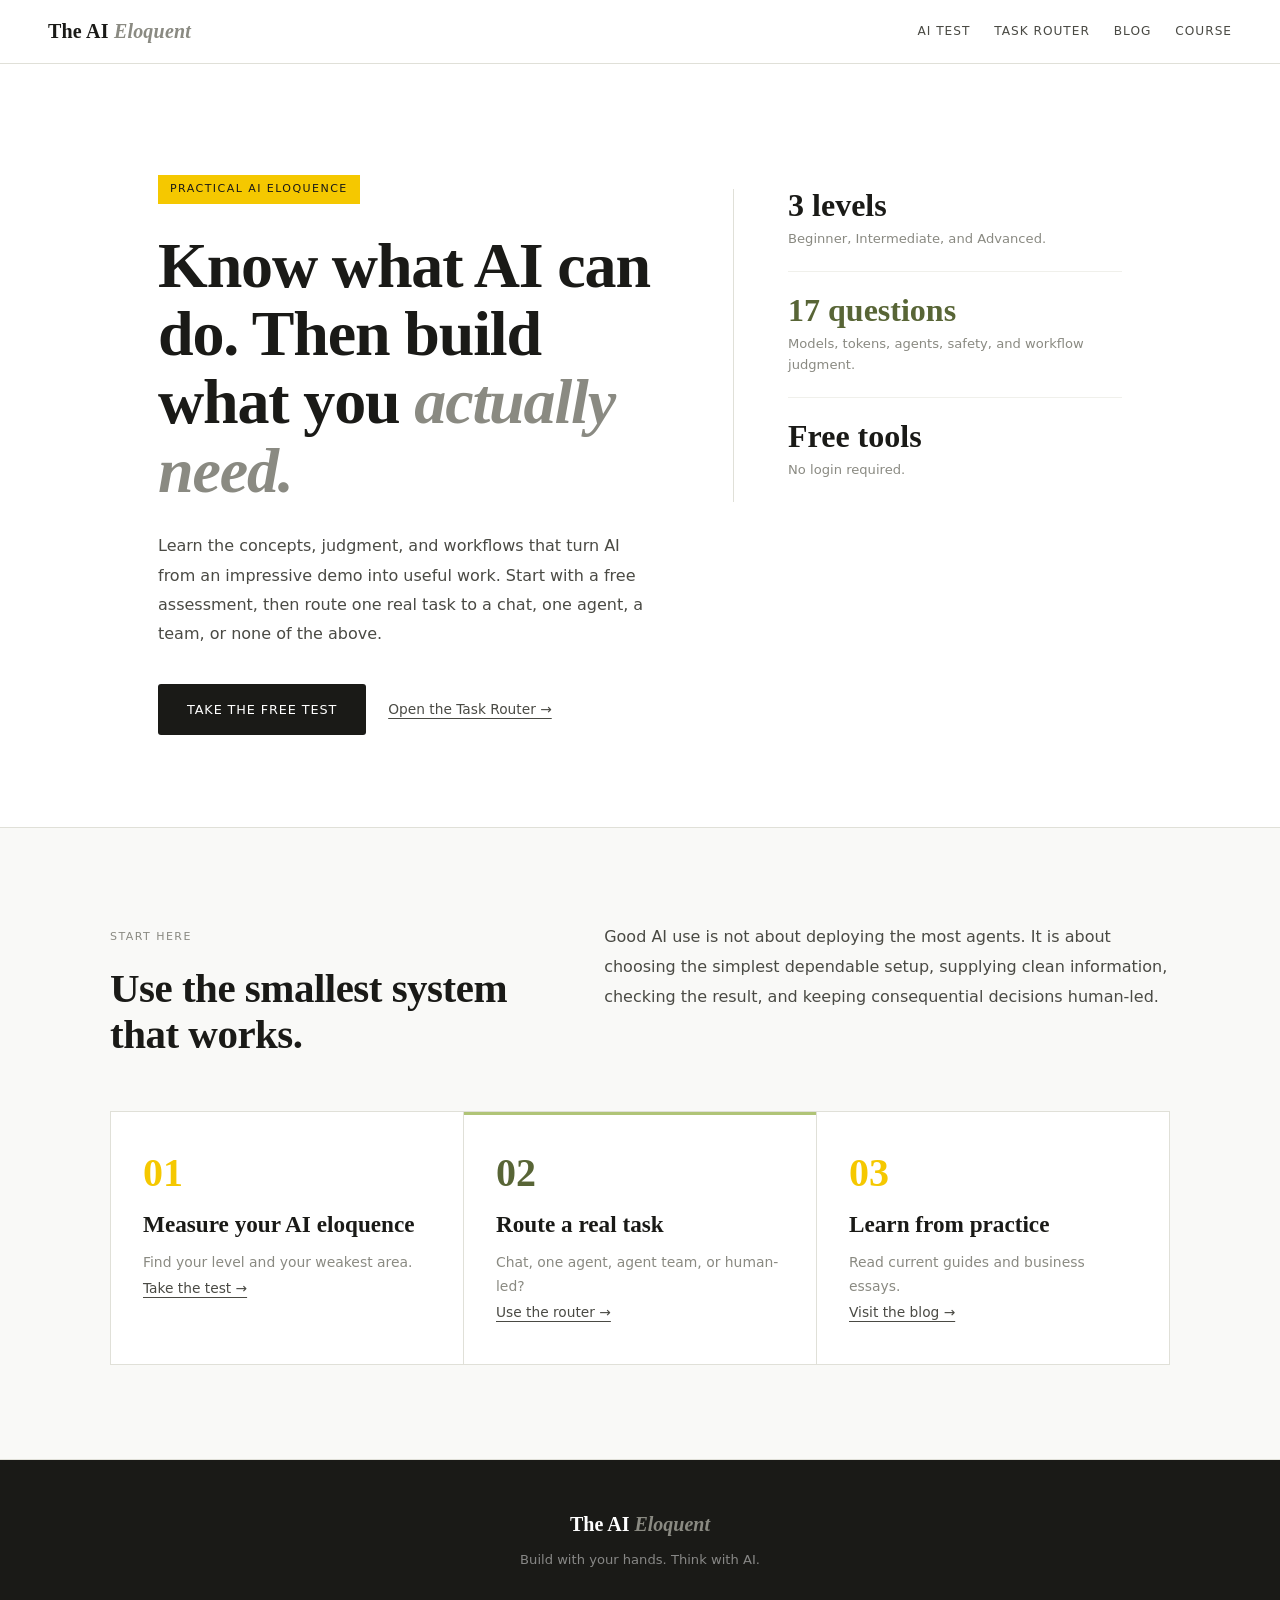
<file: index.html>
<!doctype html><html lang="en"><head><meta charset="utf-8"><meta name="viewport" content="width=device-width,initial-scale=1"><title>The AI Eloquent — Practical AI Eloquence</title><meta name="description" content="Free AI eloquence test, task router, model guide, and practical AI learning for work and small business."><link rel="canonical" href="https://theaieloquent.com/"><link rel="stylesheet" href="styles.css"></head><body><nav class="site-nav"><a class="nav-logo" href="index.html">The AI <em>Eloquent</em></a><div class="nav-links"><a href="quiz.html">AI Test</a><a href="simulator.html">Task Router</a><a href="blog.html">Blog</a><a href="course.html">Course</a></div></nav><main><section class="hero"><div><span class="eyebrow">Practical AI eloquence</span><h1>Know what AI can do. Then build what you <em>actually need.</em></h1><p class="hero-copy">Learn the concepts, judgment, and workflows that turn AI from an impressive demo into useful work. Start with a free assessment, then route one real task to a chat, one agent, a team, or none of the above.</p><div class="hero-actions"><a class="btn-primary" href="quiz.html">Take the free test</a><a class="text-link" href="simulator.html">Open the Task Router →</a></div></div><aside class="hero-panel"><div class="hero-panel-item"><strong>3 levels</strong><p>Beginner, Intermediate, and Advanced.</p></div><div class="hero-panel-item"><strong class="green-number">17 questions</strong><p>Models, tokens, agents, safety, and workflow judgment.</p></div><div class="hero-panel-item"><strong>Free tools</strong><p>No login required.</p></div></aside></section><section class="band gray"><div class="inner"><div class="section-head"><div><span class="section-label">Start here</span><h2>Use the smallest system that works.</h2></div><p>Good AI use is not about deploying the most agents. It is about choosing the simplest dependable setup, supplying clean information, checking the result, and keeping consequential decisions human-led.</p></div><div class="cards-3"><article class="card"><div class="card-number">01</div><h3>Measure your AI eloquence</h3><p>Find your level and your weakest area.</p><a class="text-link" href="quiz.html">Take the test →</a></article><article class="card green-top"><div class="card-number green-number">02</div><h3>Route a real task</h3><p>Chat, one agent, agent team, or human-led?</p><a class="text-link" href="simulator.html">Use the router →</a></article><article class="card"><div class="card-number">03</div><h3>Learn from practice</h3><p>Read current guides and business essays.</p><a class="text-link" href="blog.html">Visit the blog →</a></article></div></div></section></main><footer class="site-footer"><div class="footer-logo">The AI <em>Eloquent</em></div><p>Build with your hands. Think with AI.</p></footer></body></html>
</file>
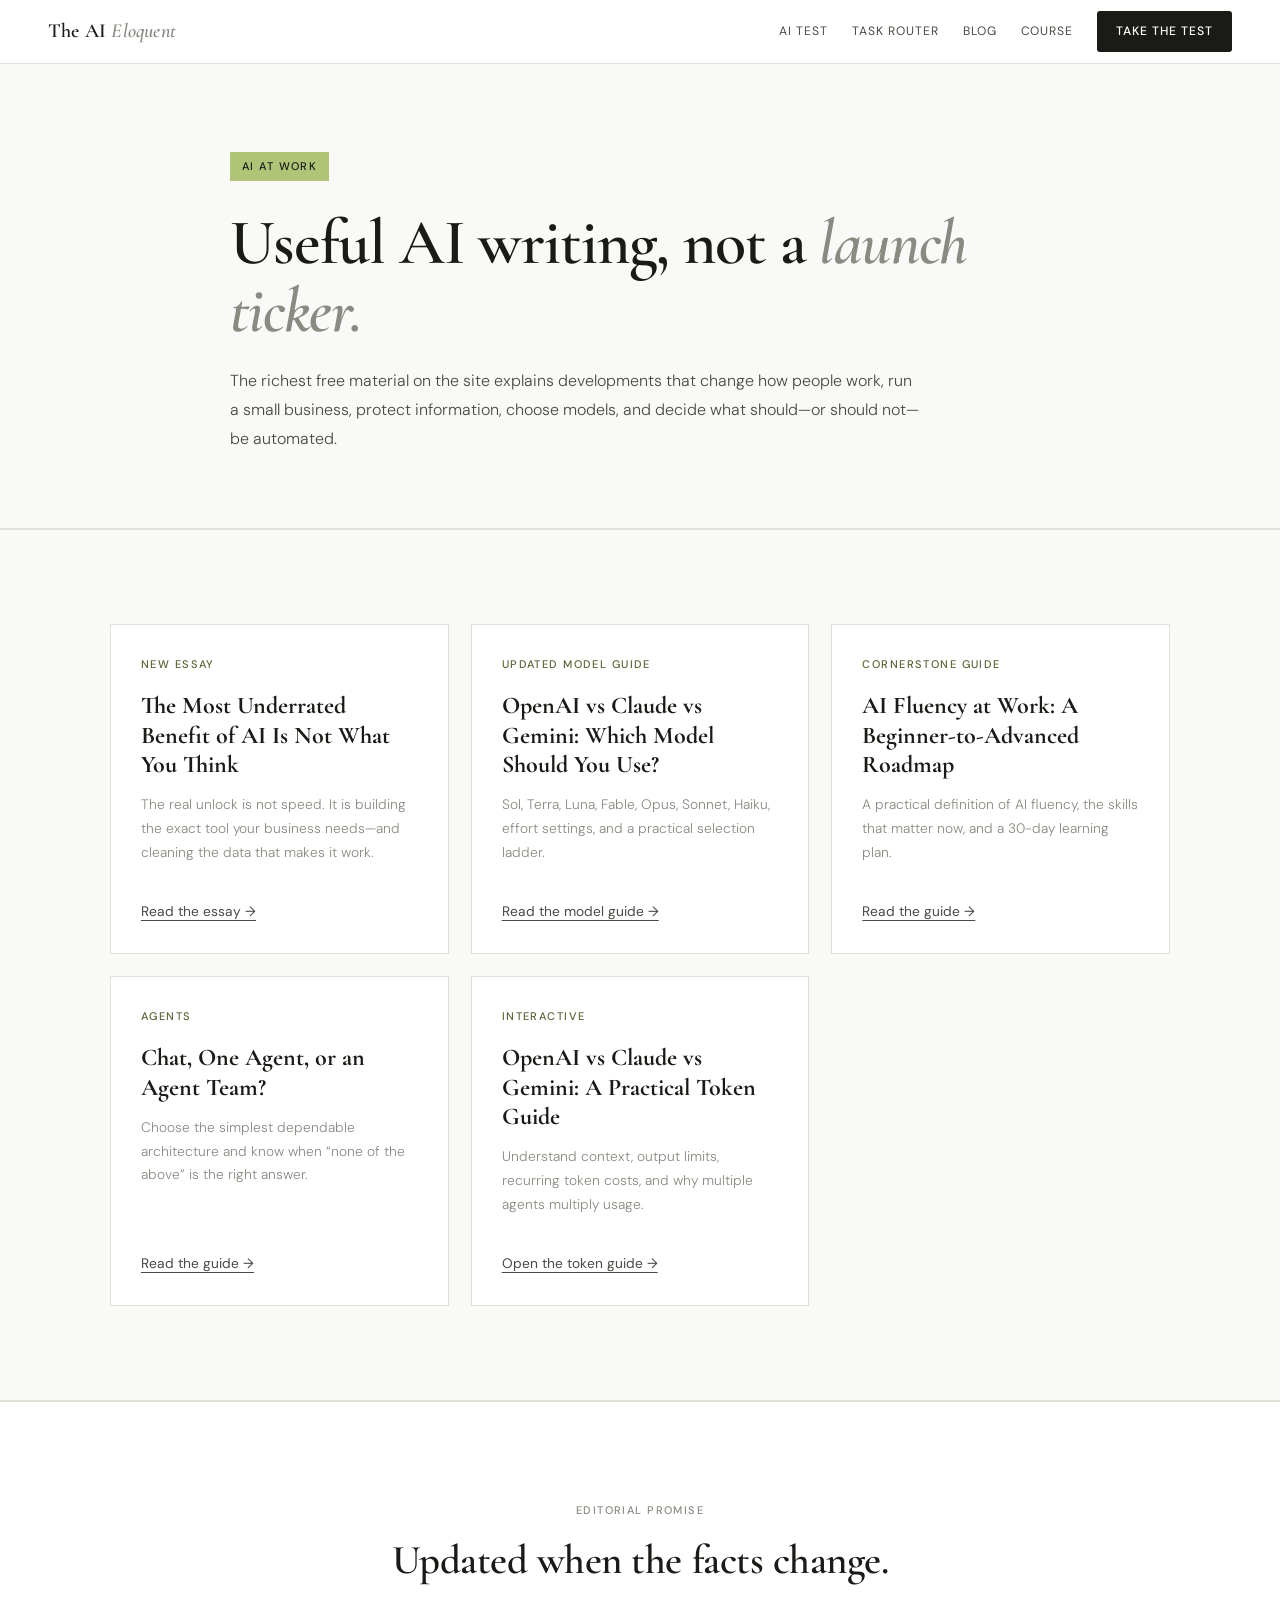
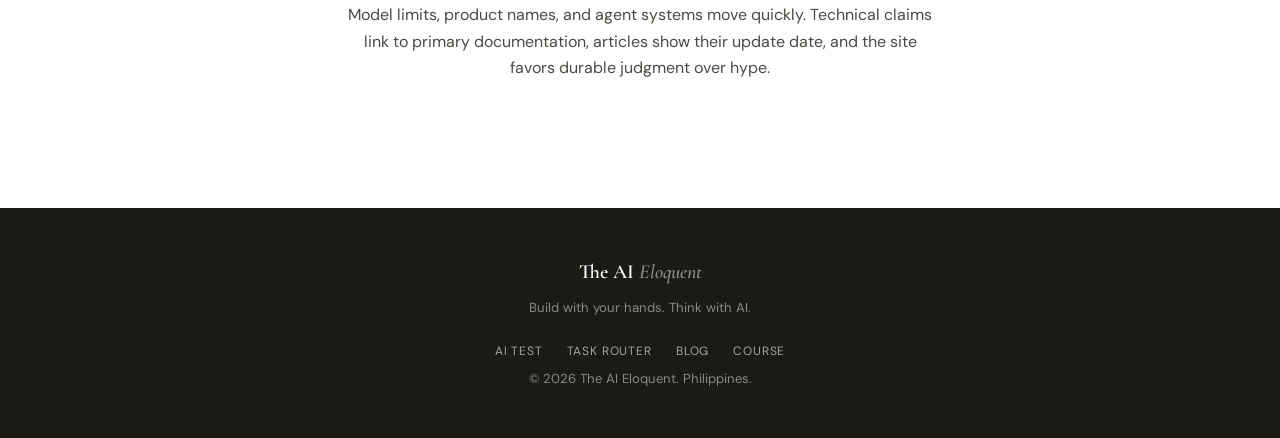
<file: blog.html>
<!doctype html><html lang="en"><head><meta charset="utf-8"><meta name="viewport" content="width=device-width,initial-scale=1"><title>AI at Work Blog — The AI Eloquent</title><meta name="description" content="Practical, current guides to AI fluency, current models, agents, tokens, safety, custom tools, and automation for workers and small business owners."><link rel="canonical" href="https://theaieloquent.com/blog.html"><link href="https://fonts.googleapis.com/css2?family=Cormorant+Garamond:ital,wght@0,400;0,600;0,700;1,600&family=DM+Sans:wght@300;400;500&display=swap" rel="stylesheet"><link rel="stylesheet" href="styles.css"><script type="application/ld+json">{"@context":"https://schema.org","@type":"Blog","name":"AI at Work","url":"https://theaieloquent.com/blog.html","description":"Practical AI guidance for work and small business."}</script></head><body><nav class="site-nav"><a href="index.html" class="nav-logo">The AI <em>Eloquent</em></a><div class="nav-links"><a href="quiz.html">AI Test</a><a href="simulator.html">Task Router</a><a href="blog.html">Blog</a><a href="course.html">Course</a><a href="quiz.html" class="nav-cta">Take the Test</a></div></nav><main><section class="page-hero"><div class="inner"><span class="eyebrow green">AI at Work</span><h1>Useful AI writing, not a <em>launch ticker.</em></h1><p>The richest free material on the site explains developments that change how people work, run a small business, protect information, choose models, and decide what should—or should not—be automated.</p></div></section><section class="band gray"><div class="inner"><div class="blog-grid"><article class="blog-card green-top"><span class="chip">New Essay</span><h3>The Most Underrated Benefit of AI Is Not What You Think</h3><p>The real unlock is not speed. It is building the exact tool your business needs—and cleaning the data that makes it work.</p><a class="text-link" href="blog/build-the-exact-ai-tool-you-need.html">Read the essay →</a></article><article class="blog-card"><span class="chip">Updated Model Guide</span><h3>OpenAI vs Claude vs Gemini: Which Model Should You Use?</h3><p>Sol, Terra, Luna, Fable, Opus, Sonnet, Haiku, effort settings, and a practical selection ladder.</p><a class="text-link" href="blog/ai-model-guide-2026.html">Read the model guide →</a></article><article class="blog-card"><span class="chip">Cornerstone Guide</span><h3>AI Fluency at Work: A Beginner-to-Advanced Roadmap</h3><p>A practical definition of AI fluency, the skills that matter now, and a 30-day learning plan.</p><a class="text-link" href="blog/ai-fluency-at-work.html">Read the guide →</a></article><article class="blog-card"><span class="chip">Agents</span><h3>Chat, One Agent, or an Agent Team?</h3><p>Choose the simplest dependable architecture and know when “none of the above” is the right answer.</p><a class="text-link" href="blog/chat-agent-or-agent-team.html">Read the guide →</a></article><article class="blog-card"><span class="chip">Interactive</span><h3>OpenAI vs Claude vs Gemini: A Practical Token Guide</h3><p>Understand context, output limits, recurring token costs, and why multiple agents multiply usage.</p><a class="text-link" href="simulator.html#token-guide">Open the token guide →</a></article></div></div></section><section class="band"><div class="course-card"><span class="section-label">Editorial promise</span><h2>Updated when the facts change.</h2><p style="color:var(--gray-600)">Model limits, product names, and agent systems move quickly. Technical claims link to primary documentation, articles show their update date, and the site favors durable judgment over hype.</p></div></section></main><footer class="site-footer"><div class="footer-logo">The AI <em>Eloquent</em></div><p>Build with your hands. Think with AI.</p><div class="footer-links"><a href="quiz.html">AI Test</a><a href="simulator.html">Task Router</a><a href="blog.html">Blog</a><a href="course.html">Course</a></div><p>© 2026 The AI Eloquent. Philippines.</p></footer></body></html>
</file>
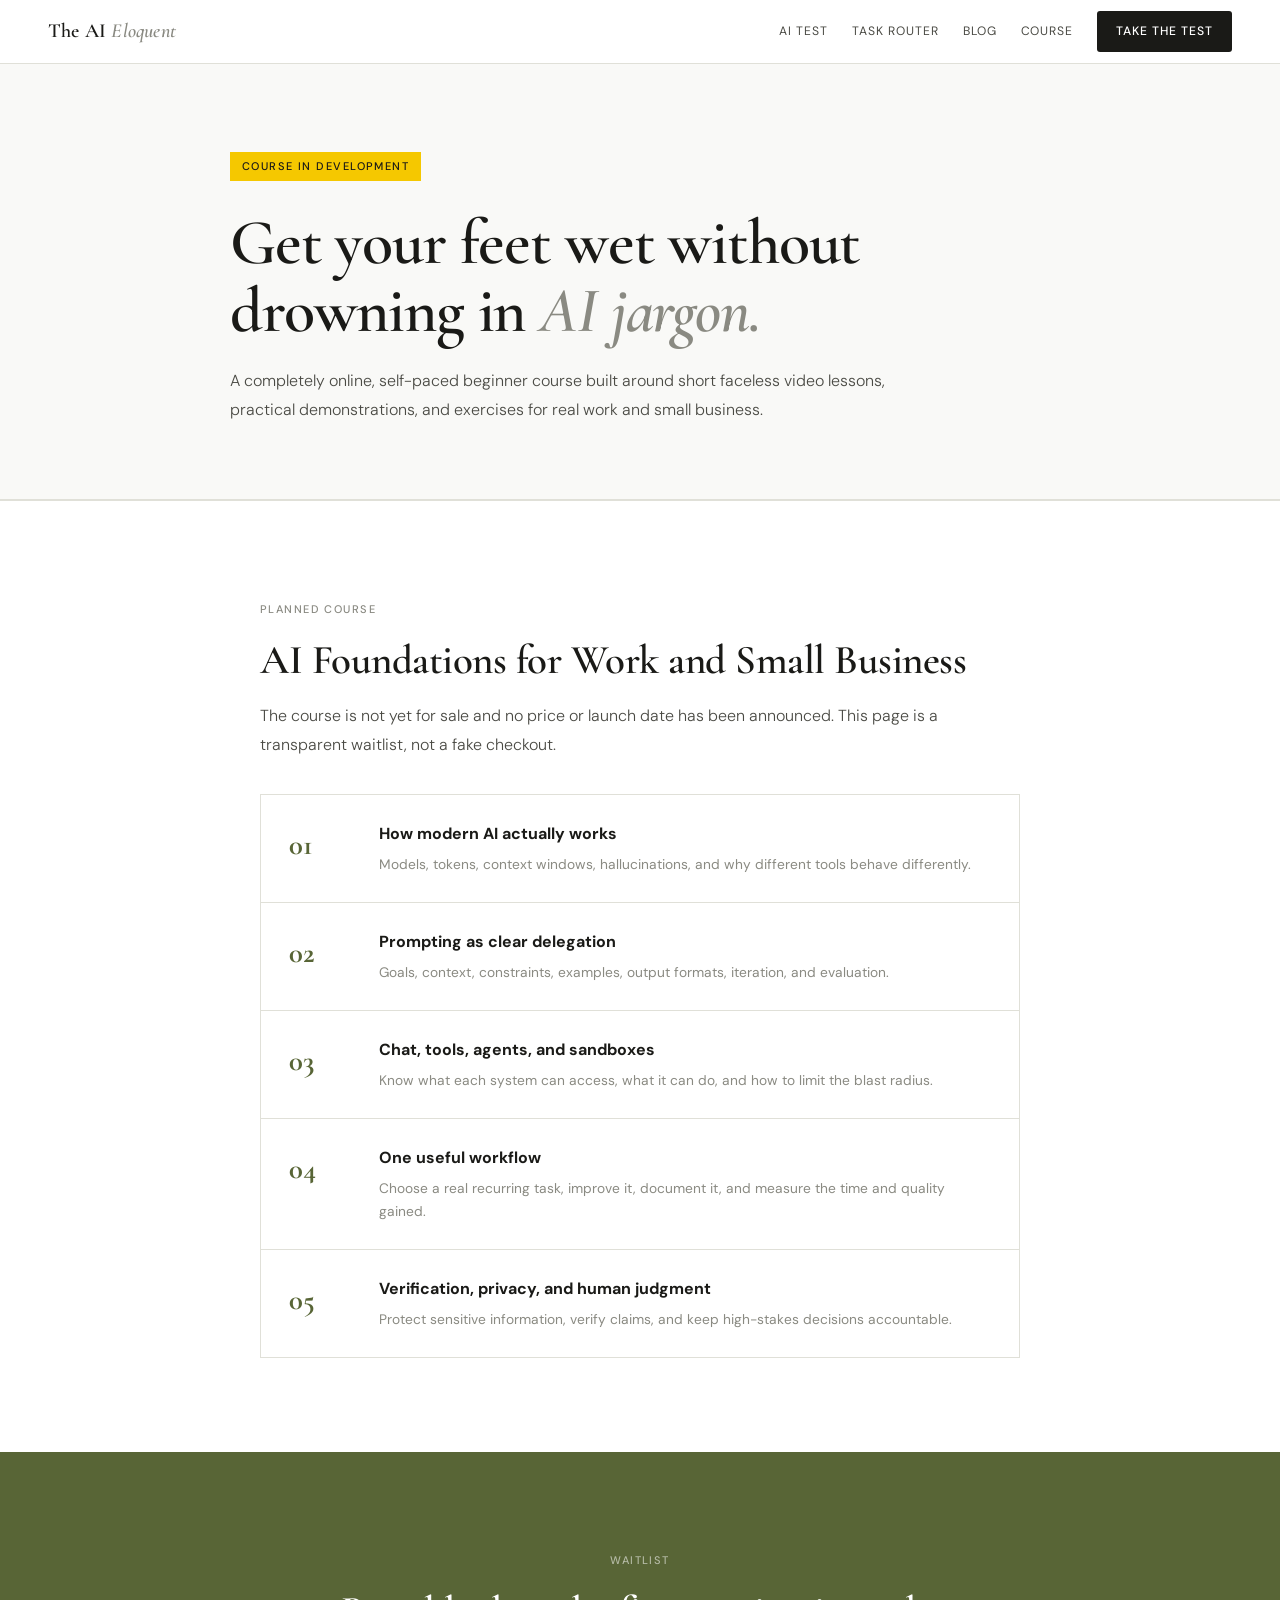
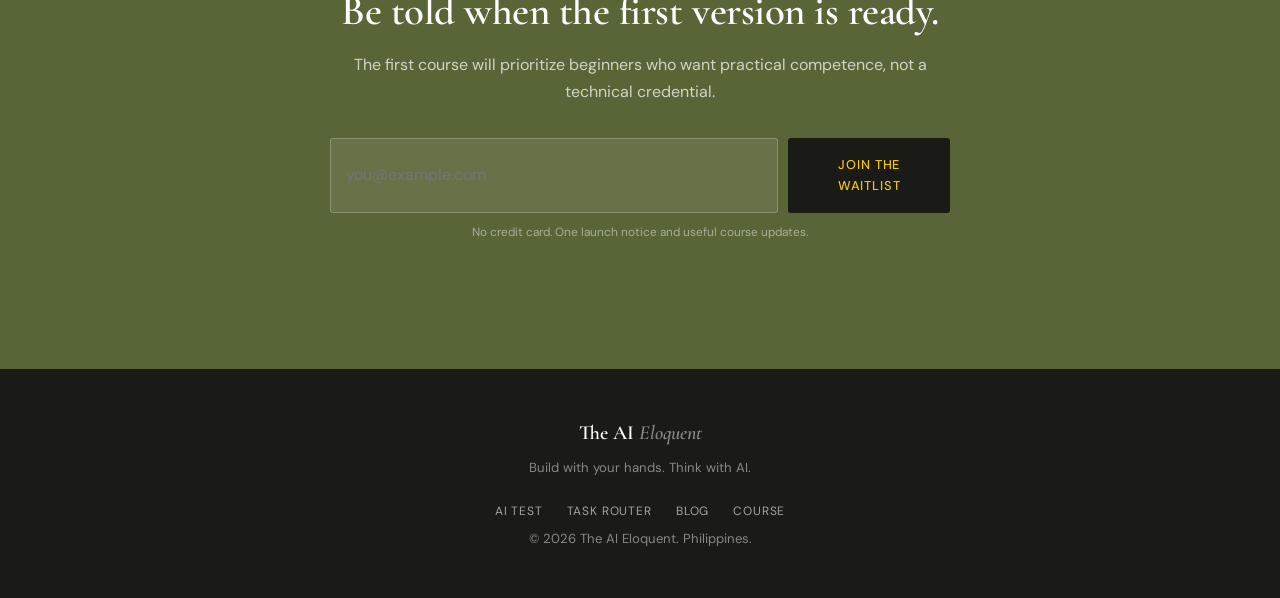
<file: course.html>
<!doctype html><html lang="en"><head><meta charset="utf-8"><meta name="viewport" content="width=device-width,initial-scale=1"><title>AI Foundations Course Waitlist — The AI Eloquent</title><meta name="description" content="Join the waitlist for a practical, self-paced online AI course for beginners who want to use AI at work or in a small business."><link rel="canonical" href="https://theaieloquent.com/course.html"><link href="https://fonts.googleapis.com/css2?family=Cormorant+Garamond:ital,wght@0,400;0,600;0,700;1,600&family=DM+Sans:wght@300;400;500&display=swap" rel="stylesheet"><link rel="stylesheet" href="styles.css"></head><body><nav class="site-nav"><a href="index.html" class="nav-logo">The AI <em>Eloquent</em></a><div class="nav-links"><a href="quiz.html">AI Test</a><a href="simulator.html">Task Router</a><a href="blog.html">Blog</a><a href="course.html">Course</a><a href="quiz.html" class="nav-cta">Take the Test</a></div></nav><main><section class="page-hero"><div class="inner"><span class="eyebrow">Course in development</span><h1>Get your feet wet without drowning in <em>AI jargon.</em></h1><p>A completely online, self-paced beginner course built around short faceless video lessons, practical demonstrations, and exercises for real work and small business.</p></div></section><section class="band"><div class="reading"><span class="section-label">Planned course</span><h2>AI Foundations for Work and Small Business</h2><p class="section-intro" style="margin-top:18px">The course is not yet for sale and no price or launch date has been announced. This page is a transparent waitlist, not a fake checkout.</p><div class="module-list"><article class="module"><div class="module-num">01</div><div><h3>How modern AI actually works</h3><p>Models, tokens, context windows, hallucinations, and why different tools behave differently.</p></div></article><article class="module"><div class="module-num">02</div><div><h3>Prompting as clear delegation</h3><p>Goals, context, constraints, examples, output formats, iteration, and evaluation.</p></div></article><article class="module"><div class="module-num">03</div><div><h3>Chat, tools, agents, and sandboxes</h3><p>Know what each system can access, what it can do, and how to limit the blast radius.</p></div></article><article class="module"><div class="module-num">04</div><div><h3>One useful workflow</h3><p>Choose a real recurring task, improve it, document it, and measure the time and quality gained.</p></div></article><article class="module"><div class="module-num">05</div><div><h3>Verification, privacy, and human judgment</h3><p>Protect sensitive information, verify claims, and keep high-stakes decisions accountable.</p></div></article></div></div></section><section class="band green"><div class="course-card"><span class="section-label">Waitlist</span><h2>Be told when the first version is ready.</h2><p>The first course will prioritize beginners who want practical competence, not a technical credential.</p><form class="waitlist-form" action="https://formspree.io/f/mvzynwra" method="POST"><input type="hidden" name="source" value="course-page"><div class="form-row"><input class="field" type="email" name="email" placeholder="you@example.com" required aria-label="Email address"><button class="btn-dark" type="submit">Join the waitlist</button></div><p class="form-note">No credit card. One launch notice and useful course updates.</p></form></div></section></main><footer class="site-footer"><div class="footer-logo">The AI <em>Eloquent</em></div><p>Build with your hands. Think with AI.</p><div class="footer-links"><a href="quiz.html">AI Test</a><a href="simulator.html">Task Router</a><a href="blog.html">Blog</a><a href="course.html">Course</a></div><p>© 2026 The AI Eloquent. Philippines.</p></footer></body></html>
</file>
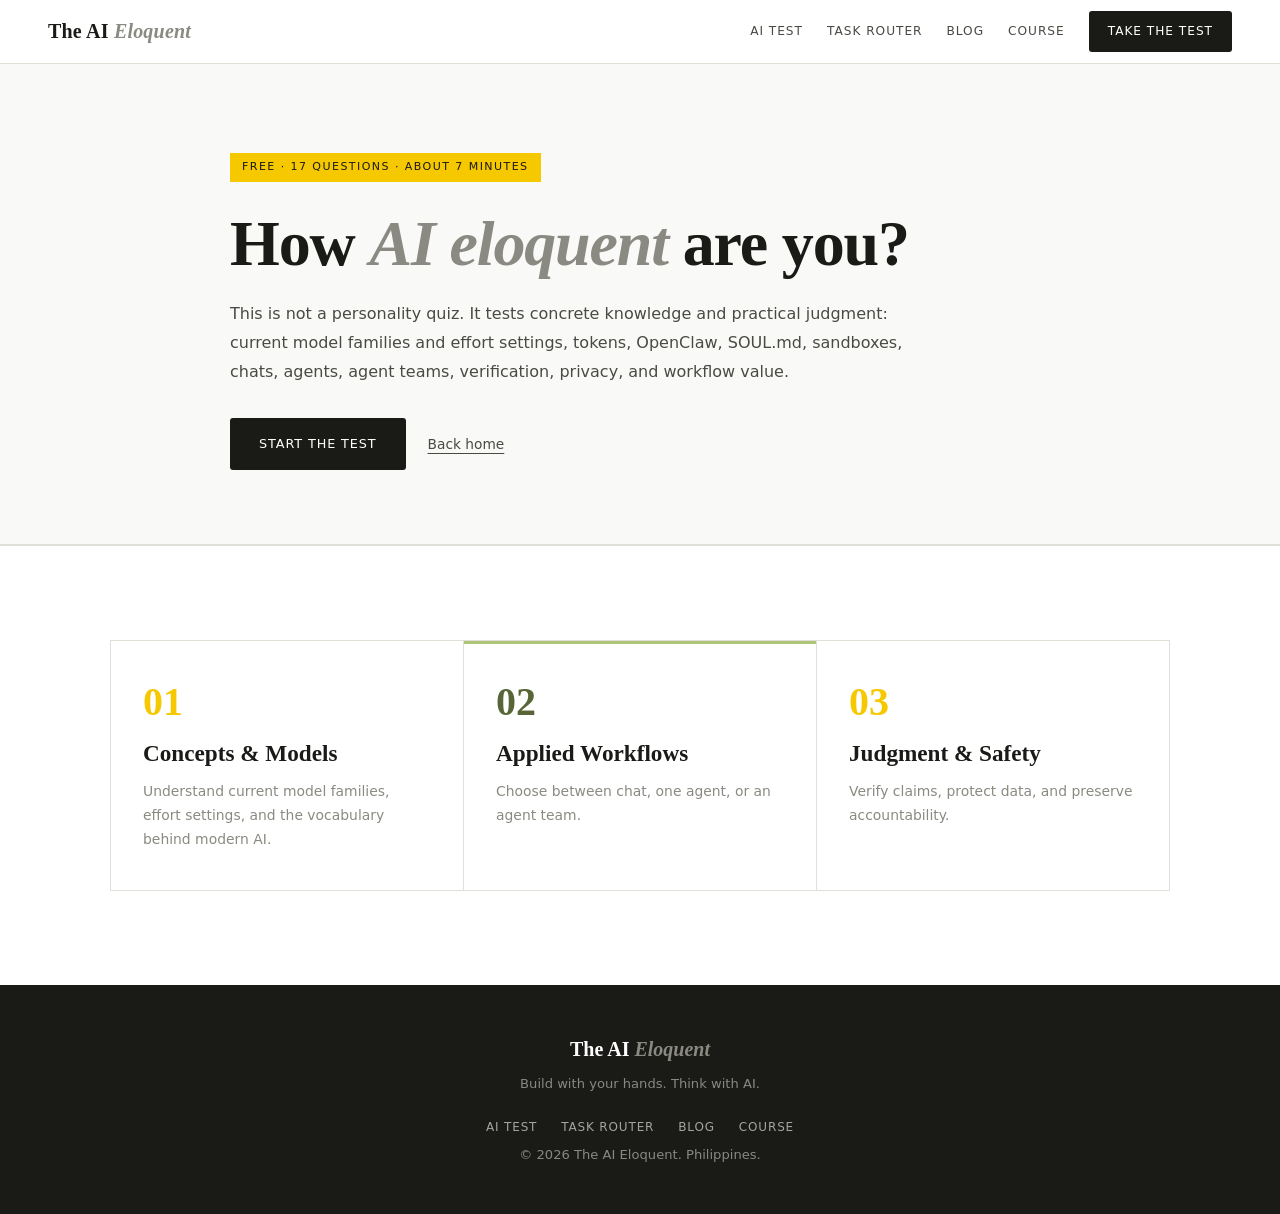
<file: quiz.html>
<!doctype html><html lang="en"><head><meta charset="utf-8"><meta name="viewport" content="width=device-width,initial-scale=1"><title>Free AI Eloquence Test — Beginner, Intermediate, or Advanced</title><meta name="description" content="Take a free 17-question AI eloquence test covering current OpenAI and Claude models, tokens, OpenClaw, agents, sandboxes, workflows, verification, and AI safety."><link rel="canonical" href="https://theaieloquent.com/quiz.html"><script async src="https://www.googletagmanager.com/gtag/js?id=G-4ZMS85KFFE"></script><script>window.dataLayer=window.dataLayer||[];function gtag(){dataLayer.push(arguments)}gtag('js',new Date());gtag('config','G-4ZMS85KFFE');</script><link rel="stylesheet" href="styles.css"><script type="application/ld+json">{"@context":"https://schema.org","@type":"Quiz","name":"The AI Eloquence Index","description":"A 17-question practical AI eloquence test.","educationalLevel":["Beginner","Intermediate","Advanced"]}</script></head><body><a class="skip-link" href="#main">Skip to content</a><nav class="site-nav"><a href="index.html" class="nav-logo">The AI <em>Eloquent</em></a><div class="nav-links"><a href="quiz.html">AI Test</a><a href="simulator.html">Task Router</a><a href="blog.html">Blog</a><a href="course.html">Course</a><a href="quiz.html" class="nav-cta">Take the Test</a></div></nav><main id="main"><section id="intro"><div class="page-hero"><div class="inner"><span class="eyebrow">Free · 17 questions · About 7 minutes</span><h1>How <em>AI eloquent</em> are you?</h1><p>This is not a personality quiz. It tests concrete knowledge and practical judgment: current model families and effort settings, tokens, OpenClaw, SOUL.md, sandboxes, chats, agents, agent teams, verification, privacy, and workflow value.</p><div class="hero-actions" style="margin-top:32px"><button class="btn-primary" id="start">Start the test</button><a class="text-link" href="index.html">Back home</a></div></div></div><section class="band"><div class="inner"><div class="cards-3"><article class="card"><div class="card-number">01</div><h3>Concepts & Models</h3><p>Understand current model families, effort settings, and the vocabulary behind modern AI.</p></article><article class="card green-top"><div class="card-number green-number">02</div><h3>Applied Workflows</h3><p>Choose between chat, one agent, or an agent team.</p></article><article class="card"><div class="card-number">03</div><h3>Judgment & Safety</h3><p>Verify claims, protect data, and preserve accountability.</p></article></div></div></section></section><section id="quiz" class="quiz-shell hidden"><div class="quiz-wrap"><div class="quiz-progress"><div id="bar"></div></div><div class="quiz-meta"><span id="cat"></span><span id="count"></span></div><h1 class="quiz-question" id="q"></h1><div class="quiz-options" id="opts"></div><div class="quiz-nav"><button class="btn-outline" id="back">← Back</button><button class="btn-primary" id="next" disabled>Next →</button></div></div></section><section id="results" class="hidden"><div class="result-hero"><div class="result-icon" id="icon">🌱</div><div class="section-label" style="color:var(--yellow)">Your AI eloquence level</div><div class="result-level" id="level"></div><div class="result-score" id="score"></div></div><div class="result-body"><span class="section-label">What your result means</span><h2 id="headline"></h2><p id="copy"></p><div class="answer-box" id="weak"></div><span class="section-label" style="margin-top:38px">Score breakdown</span><div id="breakdown"></div><span class="section-label" style="margin-top:40px">Your next three moves</span><ol id="steps" style="margin-left:20px;color:var(--gray-600)"></ol><div class="recommendation" id="rec"></div><div style="margin-top:22px;text-align:center"><button class="btn-outline" id="retake">Retake the test</button></div></div></section></main><footer class="site-footer"><div class="footer-logo">The AI <em>Eloquent</em></div><p>Build with your hands. Think with AI.</p><div class="footer-links"><a href="quiz.html">AI Test</a><a href="simulator.html">Task Router</a><a href="blog.html">Blog</a><a href="course.html">Course</a></div><p>© 2026 The AI Eloquent. Philippines.</p></footer><script src="quiz-data.js"></script></body></html>
</file>
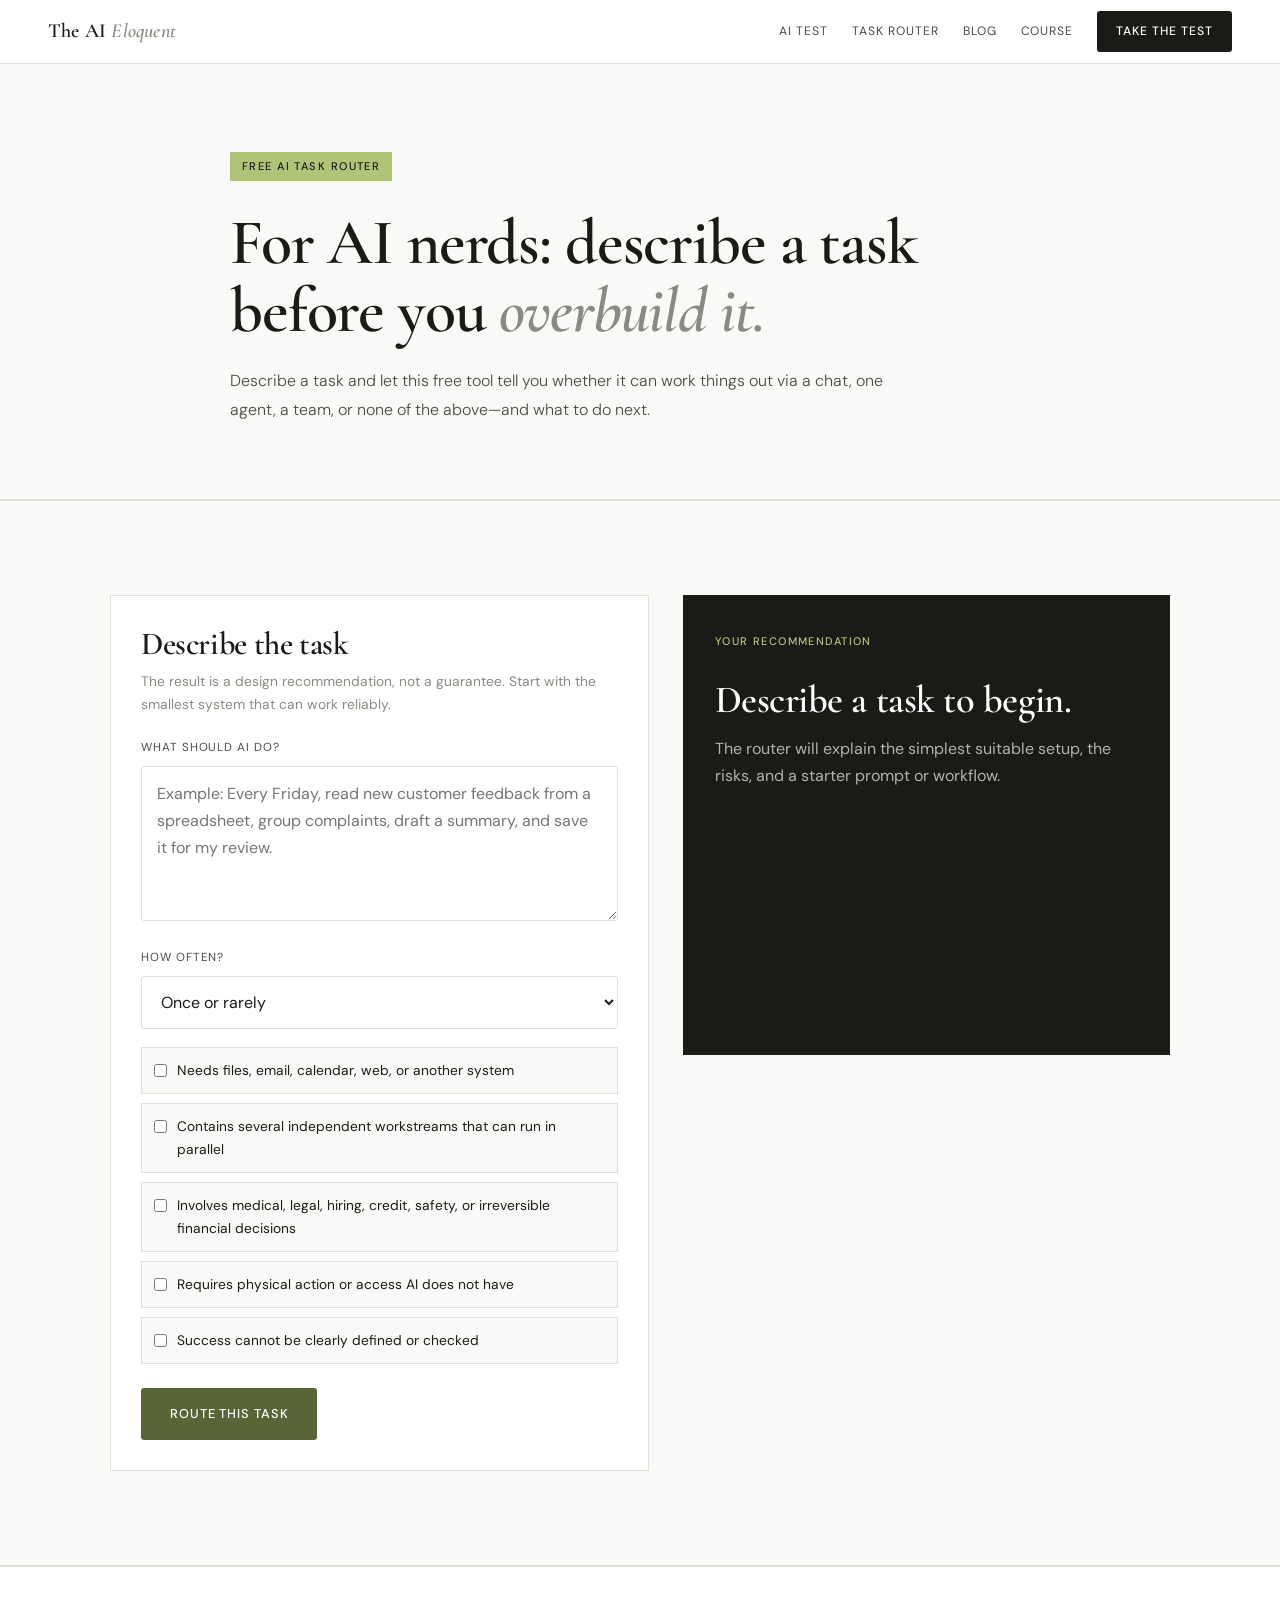
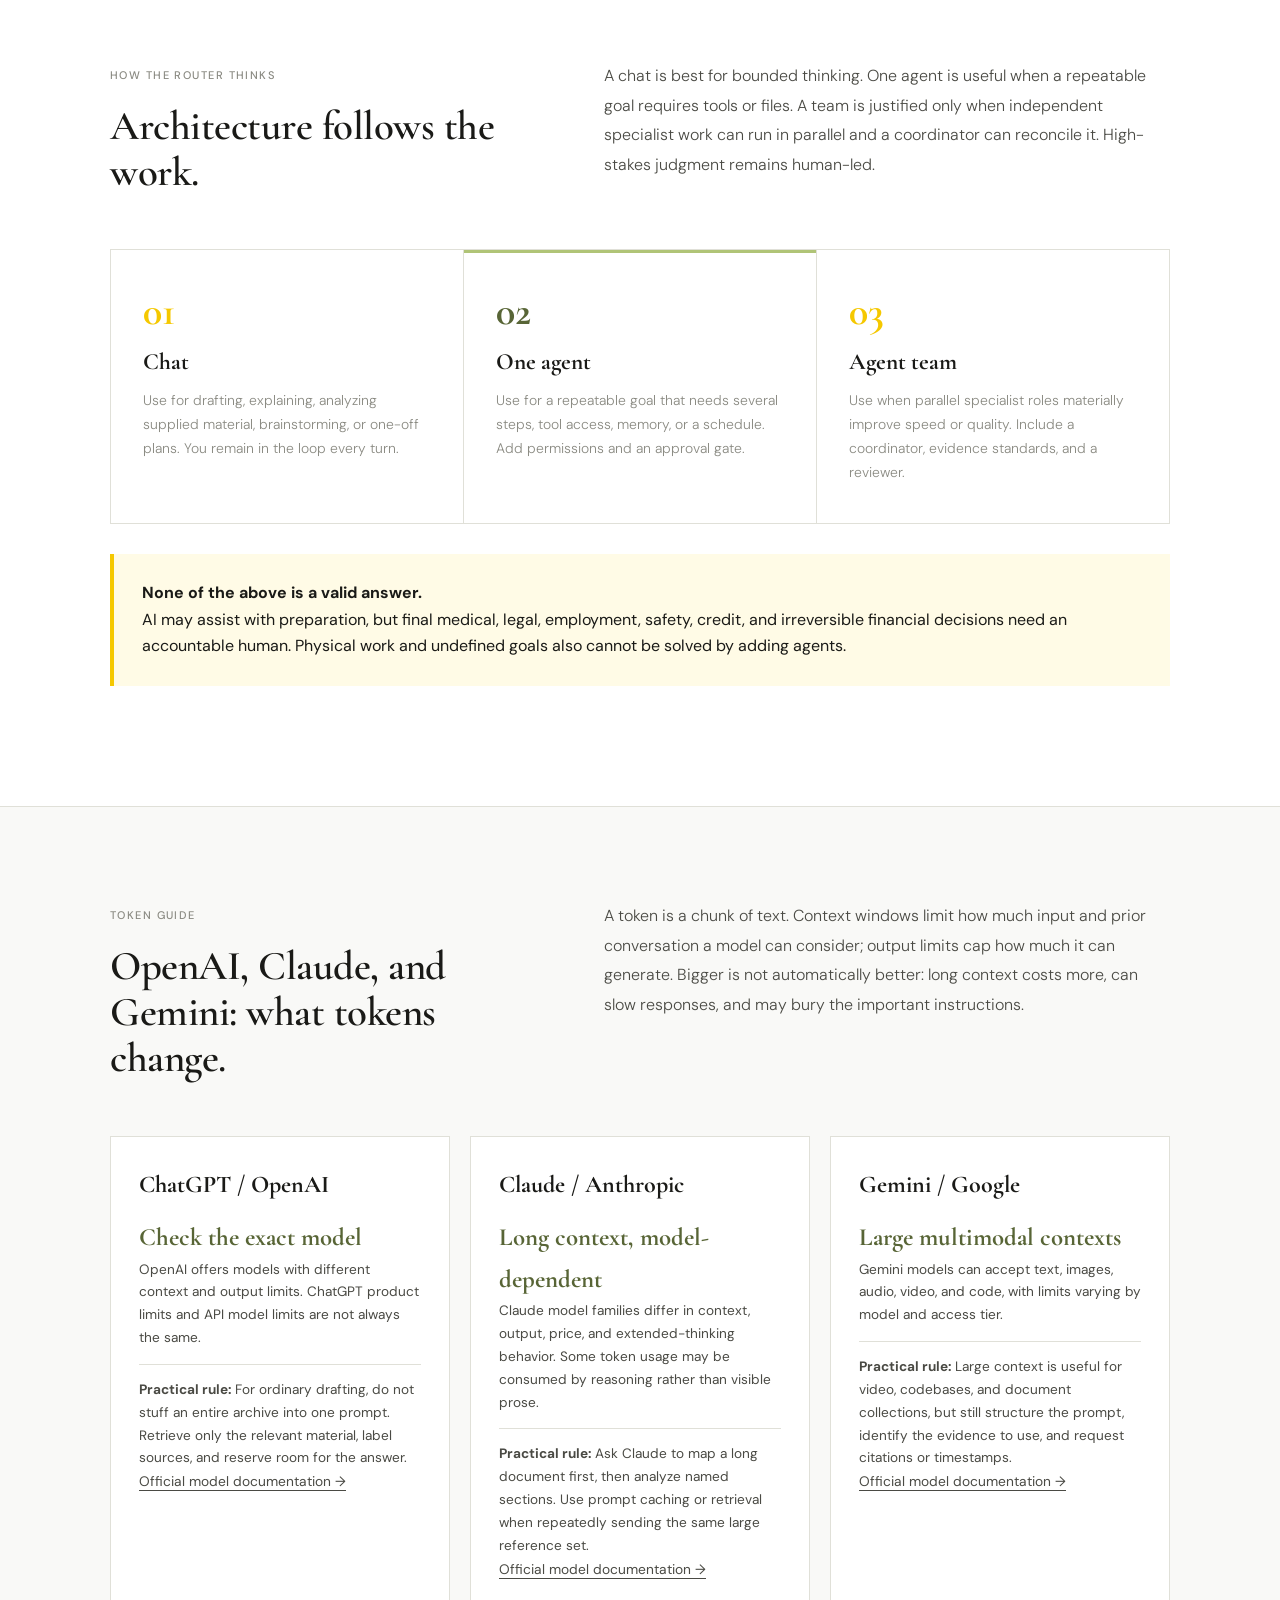
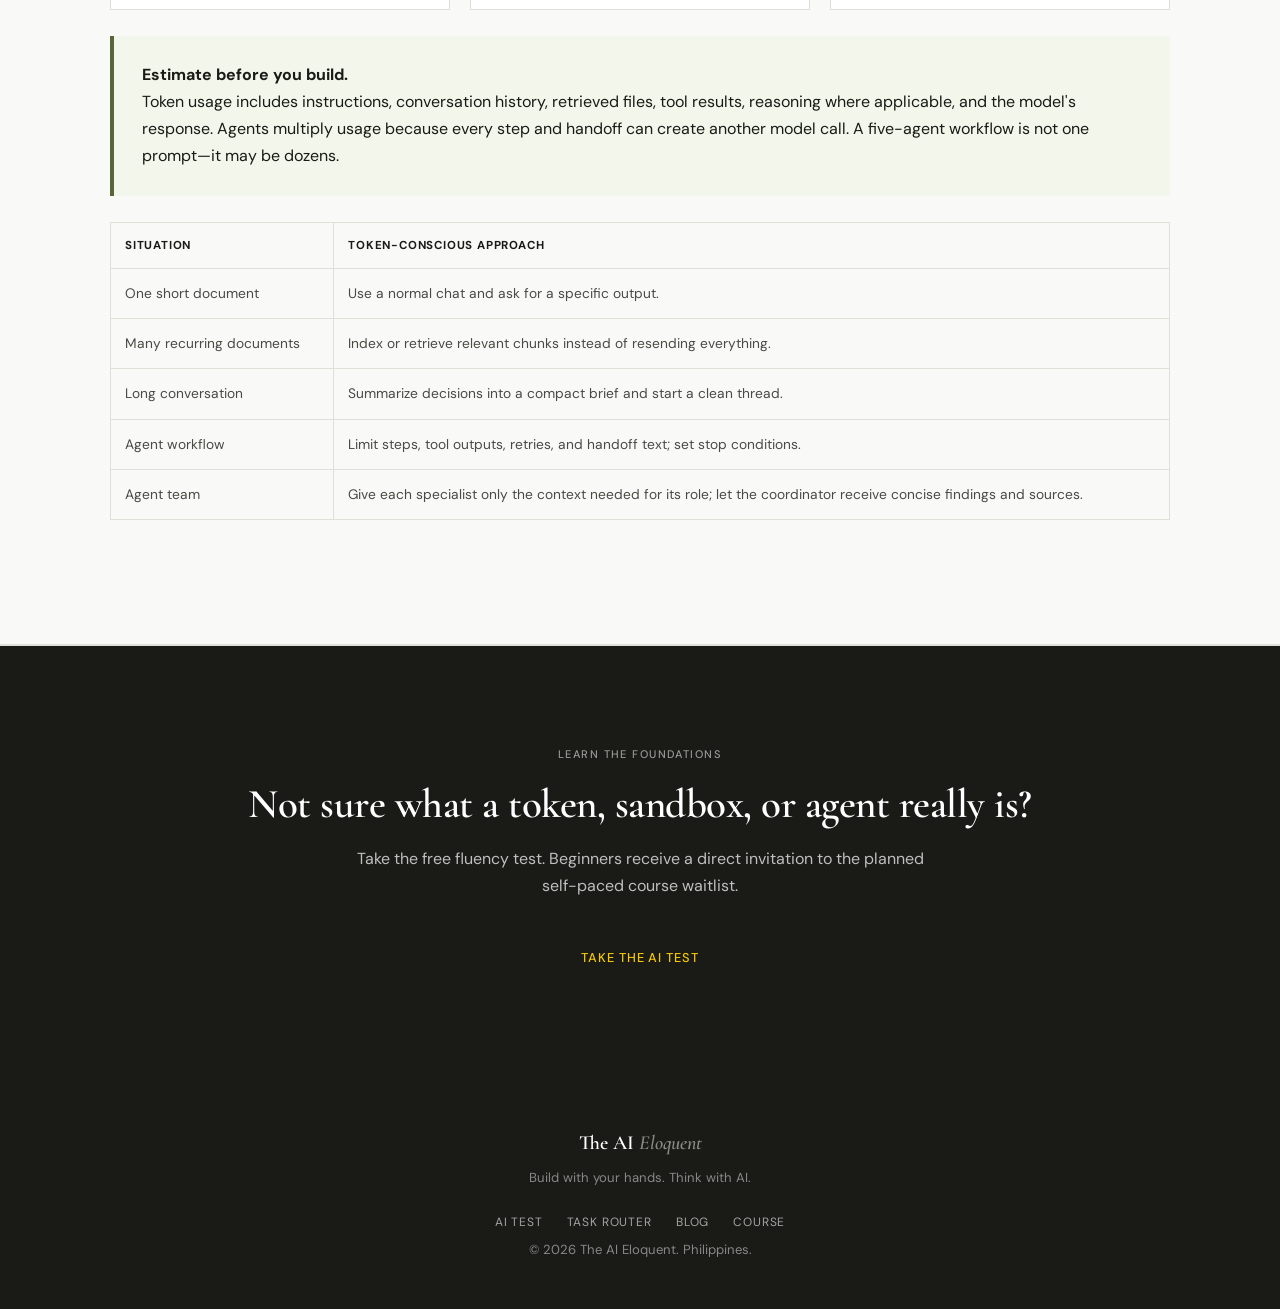
<file: simulator.html>
<!doctype html><html lang="en"><head><meta charset="utf-8"><meta name="viewport" content="width=device-width,initial-scale=1"><title>AI Task Router — Chat, One Agent, Agent Team, or None?</title><meta name="description" content="Describe a task and get a free recommendation: use a chat, one AI agent, an agent team, or keep the task human-led. Includes a practical token guide for OpenAI, Claude, and Gemini."><link rel="canonical" href="https://theaieloquent.com/simulator.html"><script async src="https://www.googletagmanager.com/gtag/js?id=G-4ZMS85KFFE"></script><script>window.dataLayer=window.dataLayer||[];function gtag(){dataLayer.push(arguments)}gtag('js',new Date());gtag('config','G-4ZMS85KFFE');</script><link href="https://fonts.googleapis.com/css2?family=Cormorant+Garamond:ital,wght@0,400;0,600;0,700;1,600&family=DM+Sans:wght@300;400;500&display=swap" rel="stylesheet"><link rel="stylesheet" href="styles.css"><script type="application/ld+json">{"@context":"https://schema.org","@type":"SoftwareApplication","name":"AI Task Router","applicationCategory":"BusinessApplication","operatingSystem":"Web","offers":{"@type":"Offer","price":"0","priceCurrency":"PHP"}}</script></head><body><a class="skip-link" href="#main">Skip to content</a><nav class="site-nav"><a href="index.html" class="nav-logo">The AI <em>Eloquent</em></a><div class="nav-links"><a href="quiz.html">AI Test</a><a href="simulator.html">Task Router</a><a href="blog.html">Blog</a><a href="course.html">Course</a><a href="quiz.html" class="nav-cta">Take the Test</a></div></nav><main id="main"><section class="page-hero"><div class="inner"><span class="eyebrow green">Free AI Task Router</span><h1>For AI nerds: describe a task before you <em>overbuild it.</em></h1><p>Describe a task and let this free tool tell you whether it can work things out via a chat, one agent, a team, or none of the above—and what to do next.</p></div></section><section class="band gray"><div class="inner simulator-grid"><form class="tool-card" id="router"><h2>Describe the task</h2><p>The result is a design recommendation, not a guarantee. Start with the smallest system that can work reliably.</p><label class="field-label" for="task">What should AI do?</label><textarea class="field" id="task" required placeholder="Example: Every Friday, read new customer feedback from a spreadsheet, group complaints, draft a summary, and save it for my review."></textarea><label class="field-label" for="frequency">How often?</label><select class="field" id="frequency"><option value="once">Once or rarely</option><option value="repeat">Repeated on a schedule</option><option value="continuous">Continuously or when something changes</option></select><div class="check-grid"><label class="check-item"><input type="checkbox" id="tools"> Needs files, email, calendar, web, or another system</label><label class="check-item"><input type="checkbox" id="parallel"> Contains several independent workstreams that can run in parallel</label><label class="check-item"><input type="checkbox" id="high"> Involves medical, legal, hiring, credit, safety, or irreversible financial decisions</label><label class="check-item"><input type="checkbox" id="physical"> Requires physical action or access AI does not have</label><label class="check-item"><input type="checkbox" id="unclear"> Success cannot be clearly defined or checked</label></div><button class="btn-green" type="submit">Route this task</button></form><aside class="result-card" id="result"><span class="route-badge section-label">Your recommendation</span><h2>Describe a task to begin.</h2><p>The router will explain the simplest suitable setup, the risks, and a starter prompt or workflow.</p></aside></div></section><section class="band" id="how"><div class="inner"><div class="section-head"><div><span class="section-label">How the router thinks</span><h2>Architecture follows the work.</h2></div><p>A chat is best for bounded thinking. One agent is useful when a repeatable goal requires tools or files. A team is justified only when independent specialist work can run in parallel and a coordinator can reconcile it. High-stakes judgment remains human-led.</p></div><div class="cards-3"><article class="card"><div class="card-number">01</div><h3>Chat</h3><p>Use for drafting, explaining, analyzing supplied material, brainstorming, or one-off plans. You remain in the loop every turn.</p></article><article class="card green-top"><div class="card-number green-number">02</div><h3>One agent</h3><p>Use for a repeatable goal that needs several steps, tool access, memory, or a schedule. Add permissions and an approval gate.</p></article><article class="card"><div class="card-number">03</div><h3>Agent team</h3><p>Use when parallel specialist roles materially improve speed or quality. Include a coordinator, evidence standards, and a reviewer.</p></article></div><div class="answer-box" style="margin-top:30px"><strong>None of the above is a valid answer.</strong><br>AI may assist with preparation, but final medical, legal, employment, safety, credit, and irreversible financial decisions need an accountable human. Physical work and undefined goals also cannot be solved by adding agents.</div></div></section><section class="band gray" id="token-guide"><div class="inner"><div class="section-head"><div><span class="section-label">Token Guide</span><h2>OpenAI, Claude, and Gemini: what tokens change.</h2></div><p>A token is a chunk of text. Context windows limit how much input and prior conversation a model can consider; output limits cap how much it can generate. Bigger is not automatically better: long context costs more, can slow responses, and may bury the important instructions.</p></div><div class="token-card-grid"><article class="token-card"><h3>ChatGPT / OpenAI</h3><div class="token-stat"><strong>Check the exact model</strong><p>OpenAI offers models with different context and output limits. ChatGPT product limits and API model limits are not always the same.</p></div><div class="token-rule"></div><p><strong>Practical rule:</strong> For ordinary drafting, do not stuff an entire archive into one prompt. Retrieve only the relevant material, label sources, and reserve room for the answer.</p><p><a class="text-link" href="https://platform.openai.com/docs/models" target="_blank" rel="noopener">Official model documentation →</a></p></article><article class="token-card"><h3>Claude / Anthropic</h3><div class="token-stat"><strong>Long context, model-dependent</strong><p>Claude model families differ in context, output, price, and extended-thinking behavior. Some token usage may be consumed by reasoning rather than visible prose.</p></div><div class="token-rule"></div><p><strong>Practical rule:</strong> Ask Claude to map a long document first, then analyze named sections. Use prompt caching or retrieval when repeatedly sending the same large reference set.</p><p><a class="text-link" href="https://docs.anthropic.com/en/docs/about-claude/models" target="_blank" rel="noopener">Official model documentation →</a></p></article><article class="token-card"><h3>Gemini / Google</h3><div class="token-stat"><strong>Large multimodal contexts</strong><p>Gemini models can accept text, images, audio, video, and code, with limits varying by model and access tier.</p></div><div class="token-rule"></div><p><strong>Practical rule:</strong> Large context is useful for video, codebases, and document collections, but still structure the prompt, identify the evidence to use, and request citations or timestamps.</p><p><a class="text-link" href="https://ai.google.dev/gemini-api/docs/models" target="_blank" rel="noopener">Official model documentation →</a></p></article></div><div class="note-box green-note"><strong>Estimate before you build.</strong><br>Token usage includes instructions, conversation history, retrieved files, tool results, reasoning where applicable, and the model's response. Agents multiply usage because every step and handoff can create another model call. A five-agent workflow is not one prompt—it may be dozens.</div><div class="table-wrap"><table><thead><tr><th>Situation</th><th>Token-conscious approach</th></tr></thead><tbody><tr><td>One short document</td><td>Use a normal chat and ask for a specific output.</td></tr><tr><td>Many recurring documents</td><td>Index or retrieve relevant chunks instead of resending everything.</td></tr><tr><td>Long conversation</td><td>Summarize decisions into a compact brief and start a clean thread.</td></tr><tr><td>Agent workflow</td><td>Limit steps, tool outputs, retries, and handoff text; set stop conditions.</td></tr><tr><td>Agent team</td><td>Give each specialist only the context needed for its role; let the coordinator receive concise findings and sources.</td></tr></tbody></table></div></div></section><section class="band dark"><div class="course-card"><span class="section-label">Learn the foundations</span><h2>Not sure what a token, sandbox, or agent really is?</h2><p>Take the free fluency test. Beginners receive a direct invitation to the planned self-paced course waitlist.</p><a class="btn-dark" href="quiz.html">Take the AI test</a></div></section></main><footer class="site-footer"><div class="footer-logo">The AI <em>Eloquent</em></div><p>Build with your hands. Think with AI.</p><div class="footer-links"><a href="quiz.html">AI Test</a><a href="simulator.html">Task Router</a><a href="blog.html">Blog</a><a href="course.html">Course</a></div><p>© 2026 The AI Eloquent. Philippines.</p></footer><script>const $=x=>document.getElementById(x),esc=s=>s.replace(/[&<>"']/g,c=>({'&':'&amp;','<':'&lt;','>':'&gt;','"':'&quot;',"'":'&#39;'}[c]));$('router').onsubmit=e=>{e.preventDefault();let t=$('task').value.trim();if(!t)return;let freq=$('frequency').value,tools=$('tools').checked,parallel=$('parallel').checked,high=$('high').checked,physical=$('physical').checked,unclear=$('unclear').checked,type,title,why,next,prompt;if(high||physical||unclear){type='NONE OF THE ABOVE';title='Keep this human-led.';why=high?'The task includes high-stakes judgment or an irreversible decision. AI may research, summarize, or draft, but an accountable human must decide.':physical?'The task requires physical access or action AI does not possess. Use AI only for planning, instructions, or documentation.':'Success is not yet defined well enough to automate. Clarify the desired output, evidence, constraints, and approval standard first.';next=['Define the human owner and decision rights.','Use AI only for reversible preparation.','Add a checklist for evidence, review, and escalation.'];prompt=`Help me prepare for this task without making the final decision or taking irreversible action:\n\n${t}\n\nIdentify missing information, risks, and a human review checklist.`}else if(parallel&&tools){type='AGENT TEAM';title='Use a small coordinated team—only after a one-agent pilot.';why='The task has independent workstreams and tool use. Specialist agents may work in parallel, but they need a coordinator, shared evidence rules, and a reviewer.';next=['Pilot one representative workstream with one agent.','Define specialist roles and outputs that do not overlap.','Require source links, a synthesis step, and final human approval.'];prompt=`Design the smallest agent team for this task:\n\n${t}\n\nSpecify: coordinator, no more than 3 specialist roles, tools and permissions, evidence format, handoffs, stop conditions, and final human approval.`}else if(tools||freq!=='once'){type='ONE AGENT';title='Start with one bounded agent.';why='The task is repeatable or needs tools/files. One agent can manage the steps without the coordination cost of a team.';next=['Give it only the minimum required access.','Define the trigger, output, stop condition, and approval gate.','Run several supervised trials and measure errors before increasing autonomy.'];prompt=`Design one supervised AI agent for this task:\n\n${t}\n\nDefine trigger, inputs, tools, permissions, step-by-step workflow, output format, failure conditions, and the human approval point.`}else{type='CHAT';title='A normal chat is enough.';why='This appears to be a bounded, one-off task. Keeping the human in the conversation is simpler, cheaper, and easier to correct than building an agent.';next=['Provide the goal, audience, source material, constraints, and output format.','Ask the model to state assumptions and uncertainties.','Review and revise the result before using it.'];prompt=`Help me with this task:\n\n${t}\n\nGoal: [state the desired outcome]\nAudience: [who it is for]\nUse only: [sources or facts]\nConstraints: [length, tone, budget, deadline]\nOutput format: [exact structure]\nState assumptions and flag anything that needs verification.`}$('result').innerHTML=`<span class="route-badge section-label">${type}</span><h2>${title}</h2><p>${why}</p><ol class="result-list">${next.map(x=>`<li>${x}</li>`).join('')}</ol><div class="prompt-box" id="starter">${esc(prompt)}</div><button class="copy-btn" id="copy">Copy starter prompt</button>`;$('copy').onclick=()=>navigator.clipboard.writeText(prompt);if(typeof gtag==='function')gtag('event','task_router_result',{route:type})};</script></body></html>
</file>
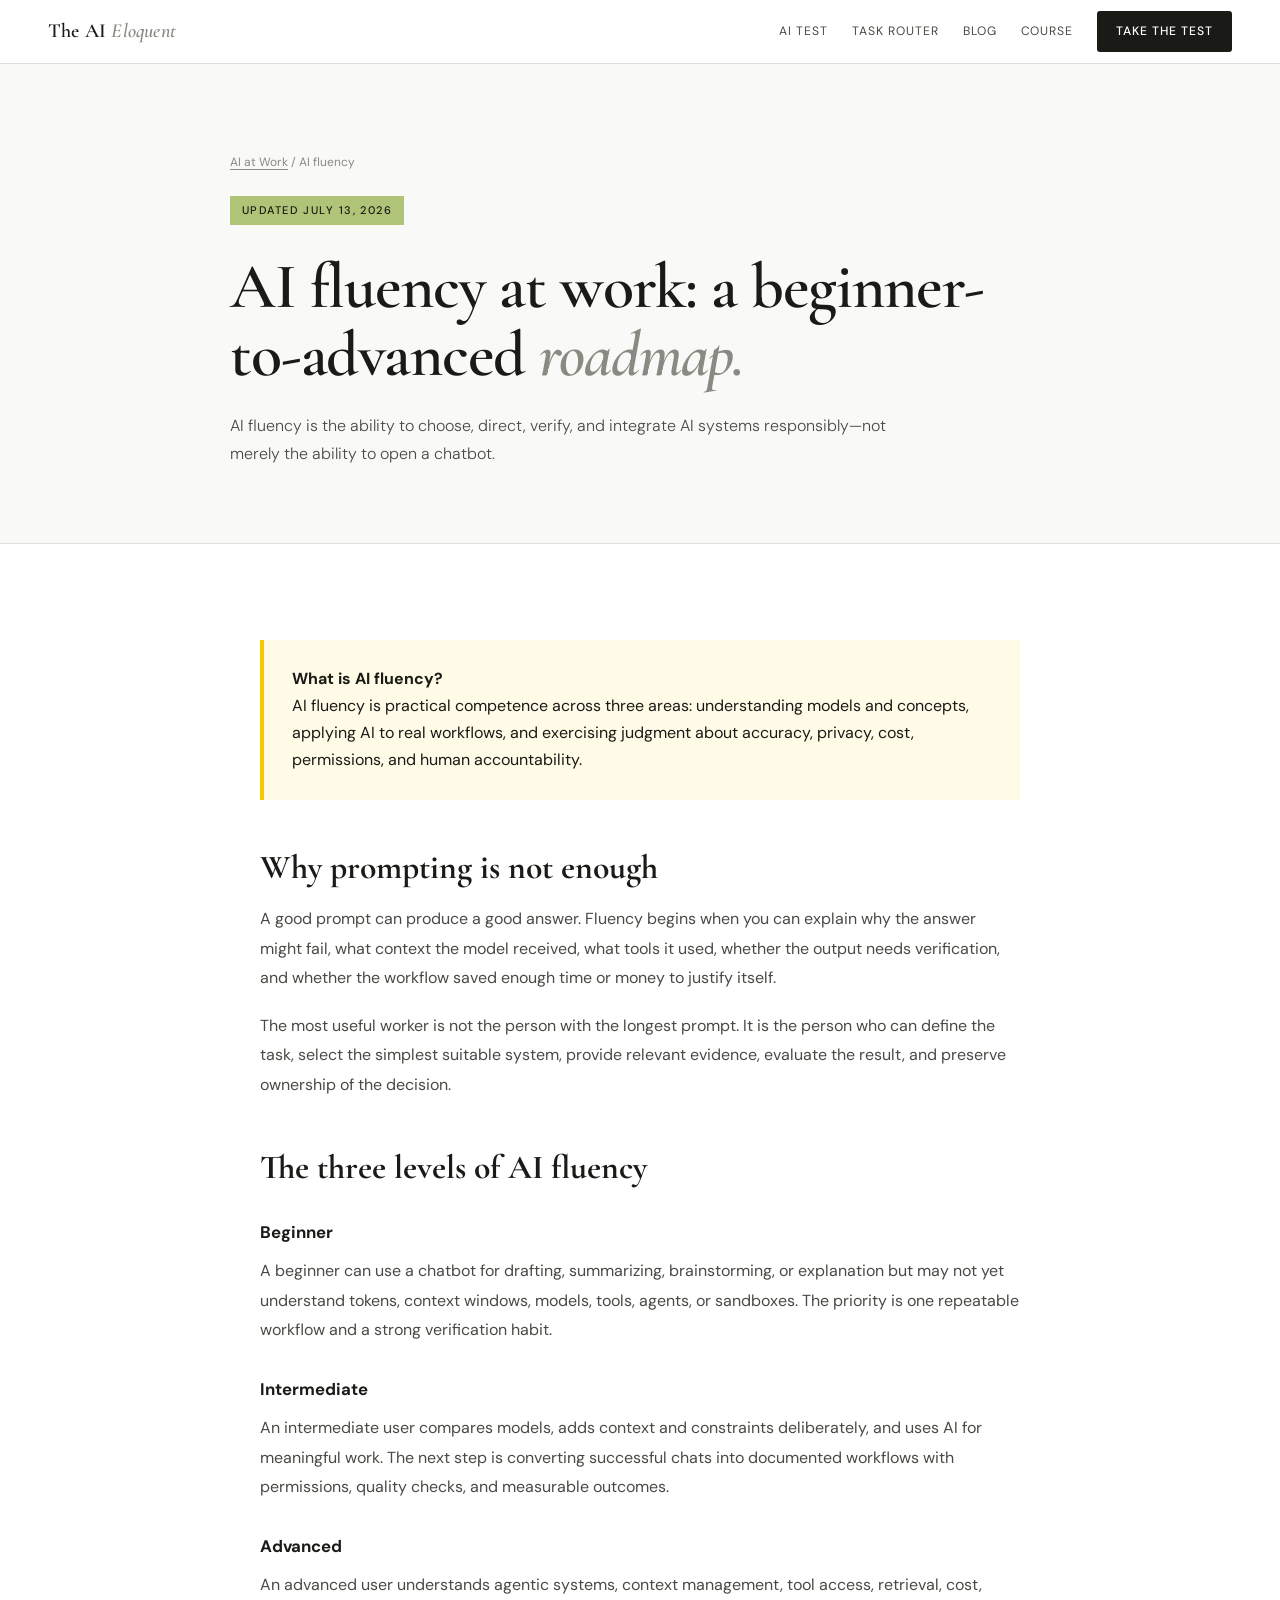
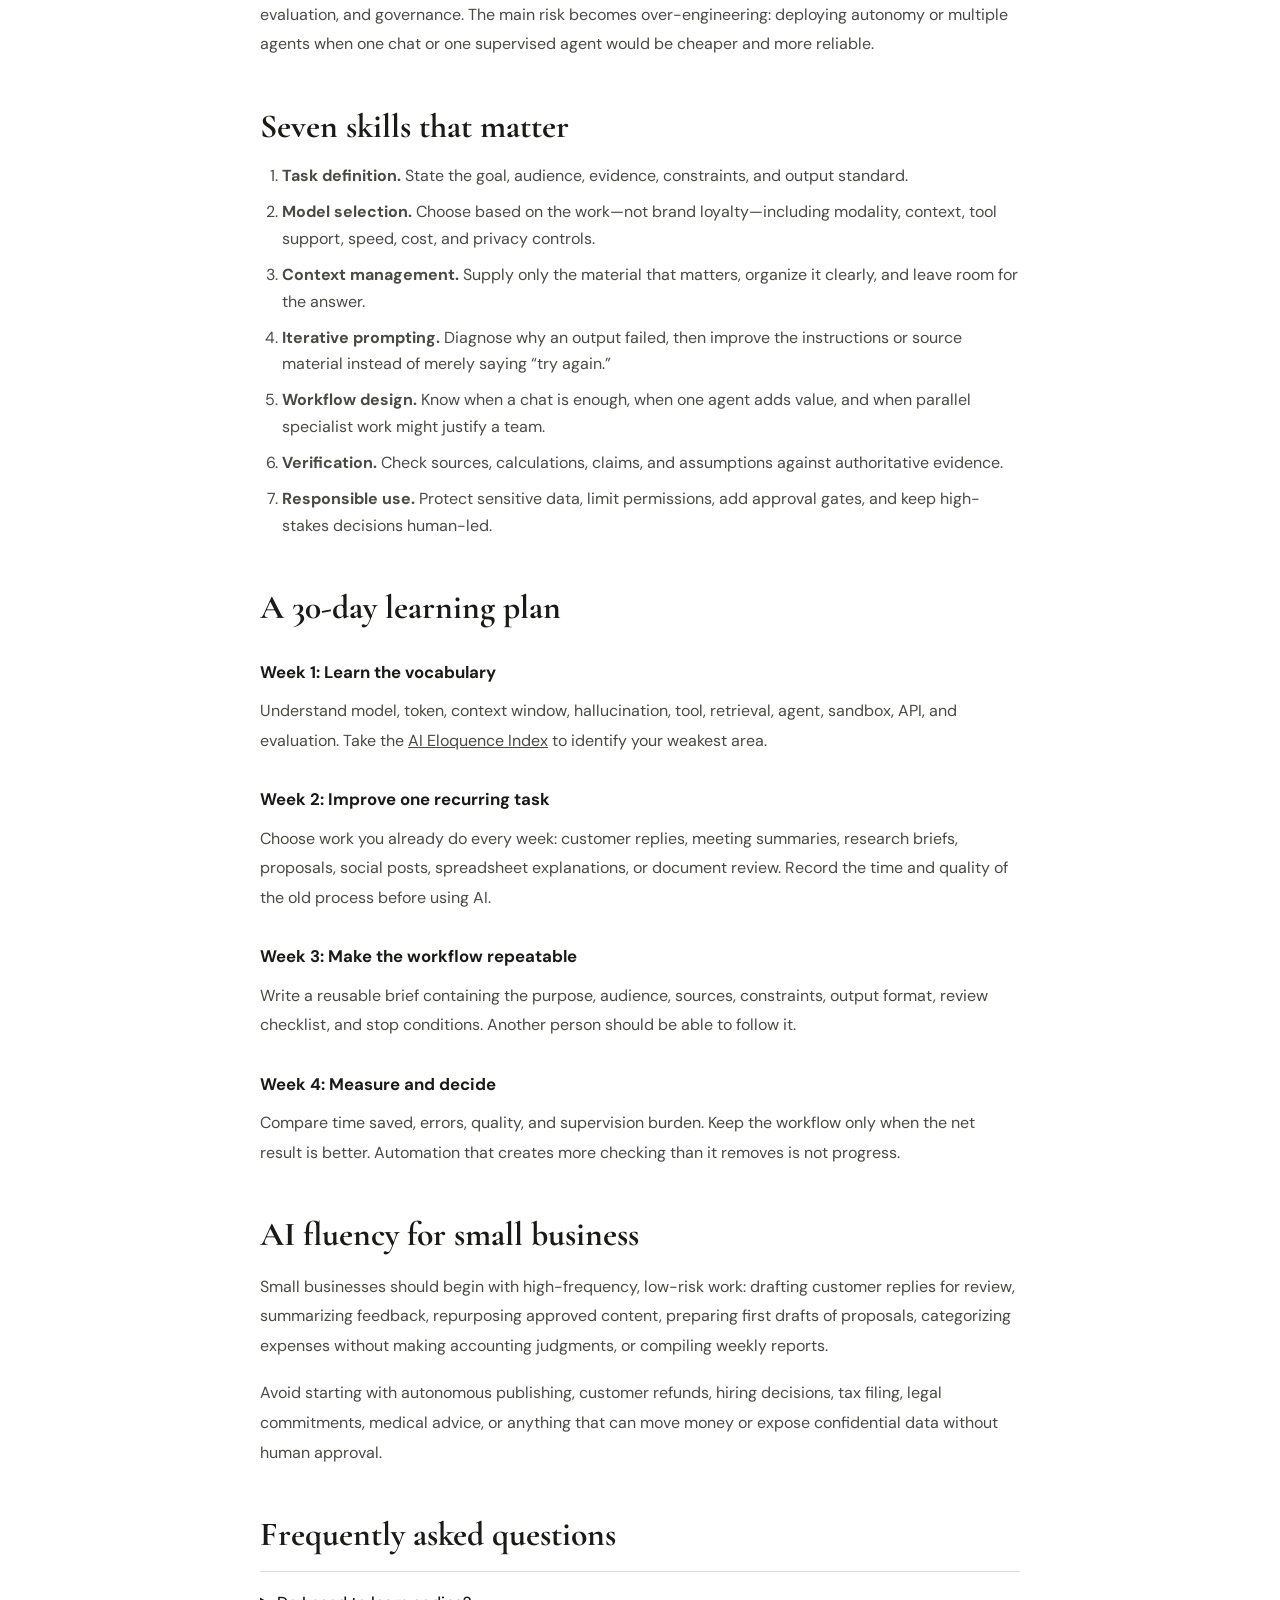
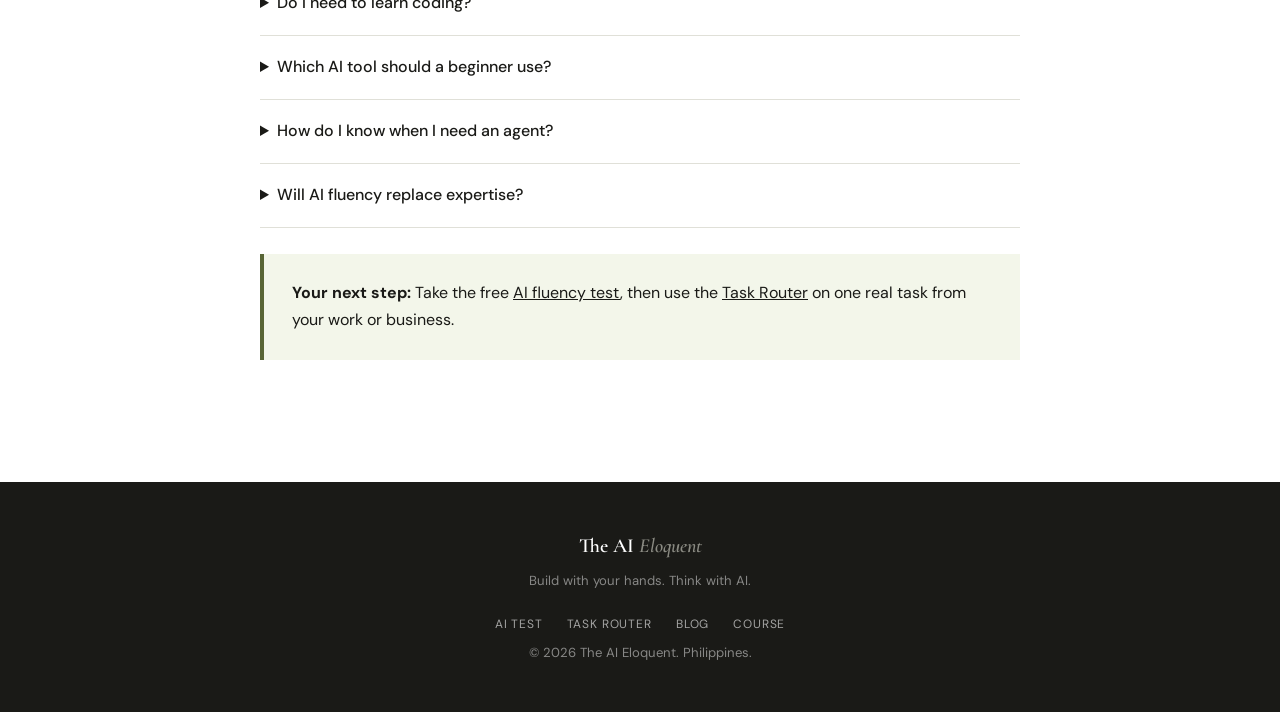
<file: blog/ai-fluency-at-work.html>
<!doctype html><html lang="en"><head><meta charset="utf-8"><meta name="viewport" content="width=device-width,initial-scale=1"><title>AI Fluency at Work: Beginner-to-Advanced Roadmap (2026)</title><meta name="description" content="A practical 2026 guide to AI fluency at work: models, prompting, tokens, agents, workflows, verification, safety, and a 30-day learning plan."><link rel="canonical" href="https://theaieloquent.com/blog/ai-fluency-at-work.html"><link href="https://fonts.googleapis.com/css2?family=Cormorant+Garamond:ital,wght@0,400;0,600;0,700;1,600&family=DM+Sans:wght@300;400;500&display=swap" rel="stylesheet"><link rel="stylesheet" href="../styles.css"><script type="application/ld+json">{"@context":"https://schema.org","@type":"Article","headline":"AI Fluency at Work: A Beginner-to-Advanced Roadmap","datePublished":"2026-07-13","dateModified":"2026-07-13","author":{"@type":"Person","name":"Mai Mislang"},"publisher":{"@type":"Organization","name":"The AI Eloquent"}}</script></head><body><nav class="site-nav"><a href="../index.html" class="nav-logo">The AI <em>Eloquent</em></a><div class="nav-links"><a href="../quiz.html">AI Test</a><a href="../simulator.html">Task Router</a><a href="../blog.html">Blog</a><a href="../course.html">Course</a><a href="../quiz.html" class="nav-cta">Take the Test</a></div></nav><main><header class="page-hero"><div class="inner"><div class="breadcrumbs"><a href="../blog.html">AI at Work</a> / AI fluency</div><span class="eyebrow green">Updated July 13, 2026</span><h1>AI fluency at work: a beginner-to-advanced <em>roadmap.</em></h1><p>AI fluency is the ability to choose, direct, verify, and integrate AI systems responsibly—not merely the ability to open a chatbot.</p></div></header><article class="article"><div class="reading"><div class="answer-box"><strong>What is AI fluency?</strong><br>AI fluency is practical competence across three areas: understanding models and concepts, applying AI to real workflows, and exercising judgment about accuracy, privacy, cost, permissions, and human accountability.</div><h2>Why prompting is not enough</h2><p>A good prompt can produce a good answer. Fluency begins when you can explain why the answer might fail, what context the model received, what tools it used, whether the output needs verification, and whether the workflow saved enough time or money to justify itself.</p><p>The most useful worker is not the person with the longest prompt. It is the person who can define the task, select the simplest suitable system, provide relevant evidence, evaluate the result, and preserve ownership of the decision.</p><h2>The three levels of AI fluency</h2><h3>Beginner</h3><p>A beginner can use a chatbot for drafting, summarizing, brainstorming, or explanation but may not yet understand tokens, context windows, models, tools, agents, or sandboxes. The priority is one repeatable workflow and a strong verification habit.</p><h3>Intermediate</h3><p>An intermediate user compares models, adds context and constraints deliberately, and uses AI for meaningful work. The next step is converting successful chats into documented workflows with permissions, quality checks, and measurable outcomes.</p><h3>Advanced</h3><p>An advanced user understands agentic systems, context management, tool access, retrieval, cost, evaluation, and governance. The main risk becomes over-engineering: deploying autonomy or multiple agents when one chat or one supervised agent would be cheaper and more reliable.</p><h2>Seven skills that matter</h2><ol><li><strong>Task definition.</strong> State the goal, audience, evidence, constraints, and output standard.</li><li><strong>Model selection.</strong> Choose based on the work—not brand loyalty—including modality, context, tool support, speed, cost, and privacy controls.</li><li><strong>Context management.</strong> Supply only the material that matters, organize it clearly, and leave room for the answer.</li><li><strong>Iterative prompting.</strong> Diagnose why an output failed, then improve the instructions or source material instead of merely saying “try again.”</li><li><strong>Workflow design.</strong> Know when a chat is enough, when one agent adds value, and when parallel specialist work might justify a team.</li><li><strong>Verification.</strong> Check sources, calculations, claims, and assumptions against authoritative evidence.</li><li><strong>Responsible use.</strong> Protect sensitive data, limit permissions, add approval gates, and keep high-stakes decisions human-led.</li></ol><h2>A 30-day learning plan</h2><h3>Week 1: Learn the vocabulary</h3><p>Understand model, token, context window, hallucination, tool, retrieval, agent, sandbox, API, and evaluation. Take the <a href="../quiz.html">AI Eloquence Index</a> to identify your weakest area.</p><h3>Week 2: Improve one recurring task</h3><p>Choose work you already do every week: customer replies, meeting summaries, research briefs, proposals, social posts, spreadsheet explanations, or document review. Record the time and quality of the old process before using AI.</p><h3>Week 3: Make the workflow repeatable</h3><p>Write a reusable brief containing the purpose, audience, sources, constraints, output format, review checklist, and stop conditions. Another person should be able to follow it.</p><h3>Week 4: Measure and decide</h3><p>Compare time saved, errors, quality, and supervision burden. Keep the workflow only when the net result is better. Automation that creates more checking than it removes is not progress.</p><h2>AI fluency for small business</h2><p>Small businesses should begin with high-frequency, low-risk work: drafting customer replies for review, summarizing feedback, repurposing approved content, preparing first drafts of proposals, categorizing expenses without making accounting judgments, or compiling weekly reports.</p><p>Avoid starting with autonomous publishing, customer refunds, hiring decisions, tax filing, legal commitments, medical advice, or anything that can move money or expose confidential data without human approval.</p><h2>Frequently asked questions</h2><div class="faq"><details><summary>Do I need to learn coding?</summary><p>No. Coding expands what you can build, but AI fluency begins with task definition, model judgment, verification, and workflow design.</p></details><details><summary>Which AI tool should a beginner use?</summary><p>Use one reputable general-purpose assistant consistently before adding subscriptions. Learn how to give context, request structure, verify claims, and revise outputs.</p></details><details><summary>How do I know when I need an agent?</summary><p>Use an agent when a repeatable goal requires multiple steps, tools, files, memory, or a schedule. Begin with narrow permissions and a human approval point.</p></details><details><summary>Will AI fluency replace expertise?</summary><p>No. AI magnifies the value of good judgment and can also magnify weak assumptions. Domain expertise remains essential for evaluating consequential outputs.</p></details></div><div class="note-box green-note"><strong>Your next step:</strong> Take the free <a href="../quiz.html">AI fluency test</a>, then use the <a href="../simulator.html">Task Router</a> on one real task from your work or business.</div></div></article></main><footer class="site-footer"><div class="footer-logo">The AI <em>Eloquent</em></div><p>Build with your hands. Think with AI.</p><div class="footer-links"><a href="../quiz.html">AI Test</a><a href="../simulator.html">Task Router</a><a href="../blog.html">Blog</a><a href="../course.html">Course</a></div><p>© 2026 The AI Eloquent. Philippines.</p></footer></body></html>
</file>
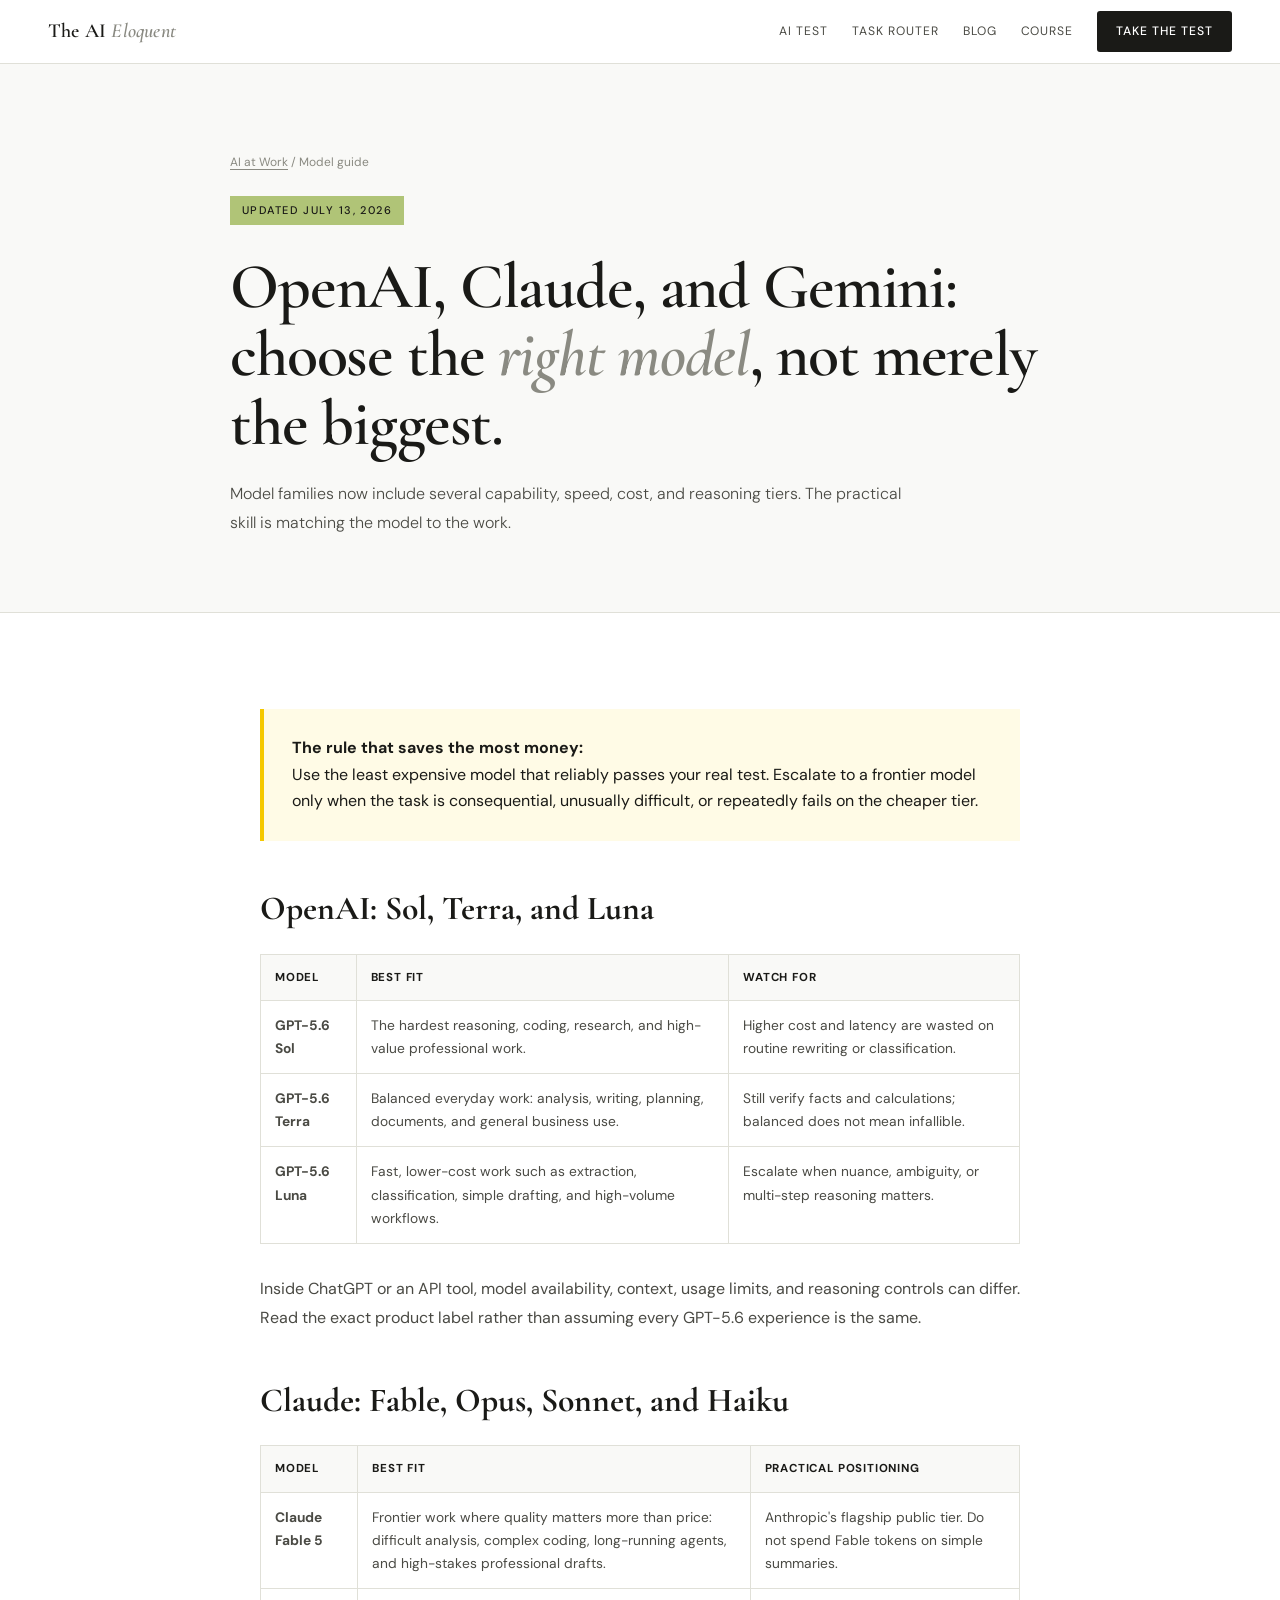
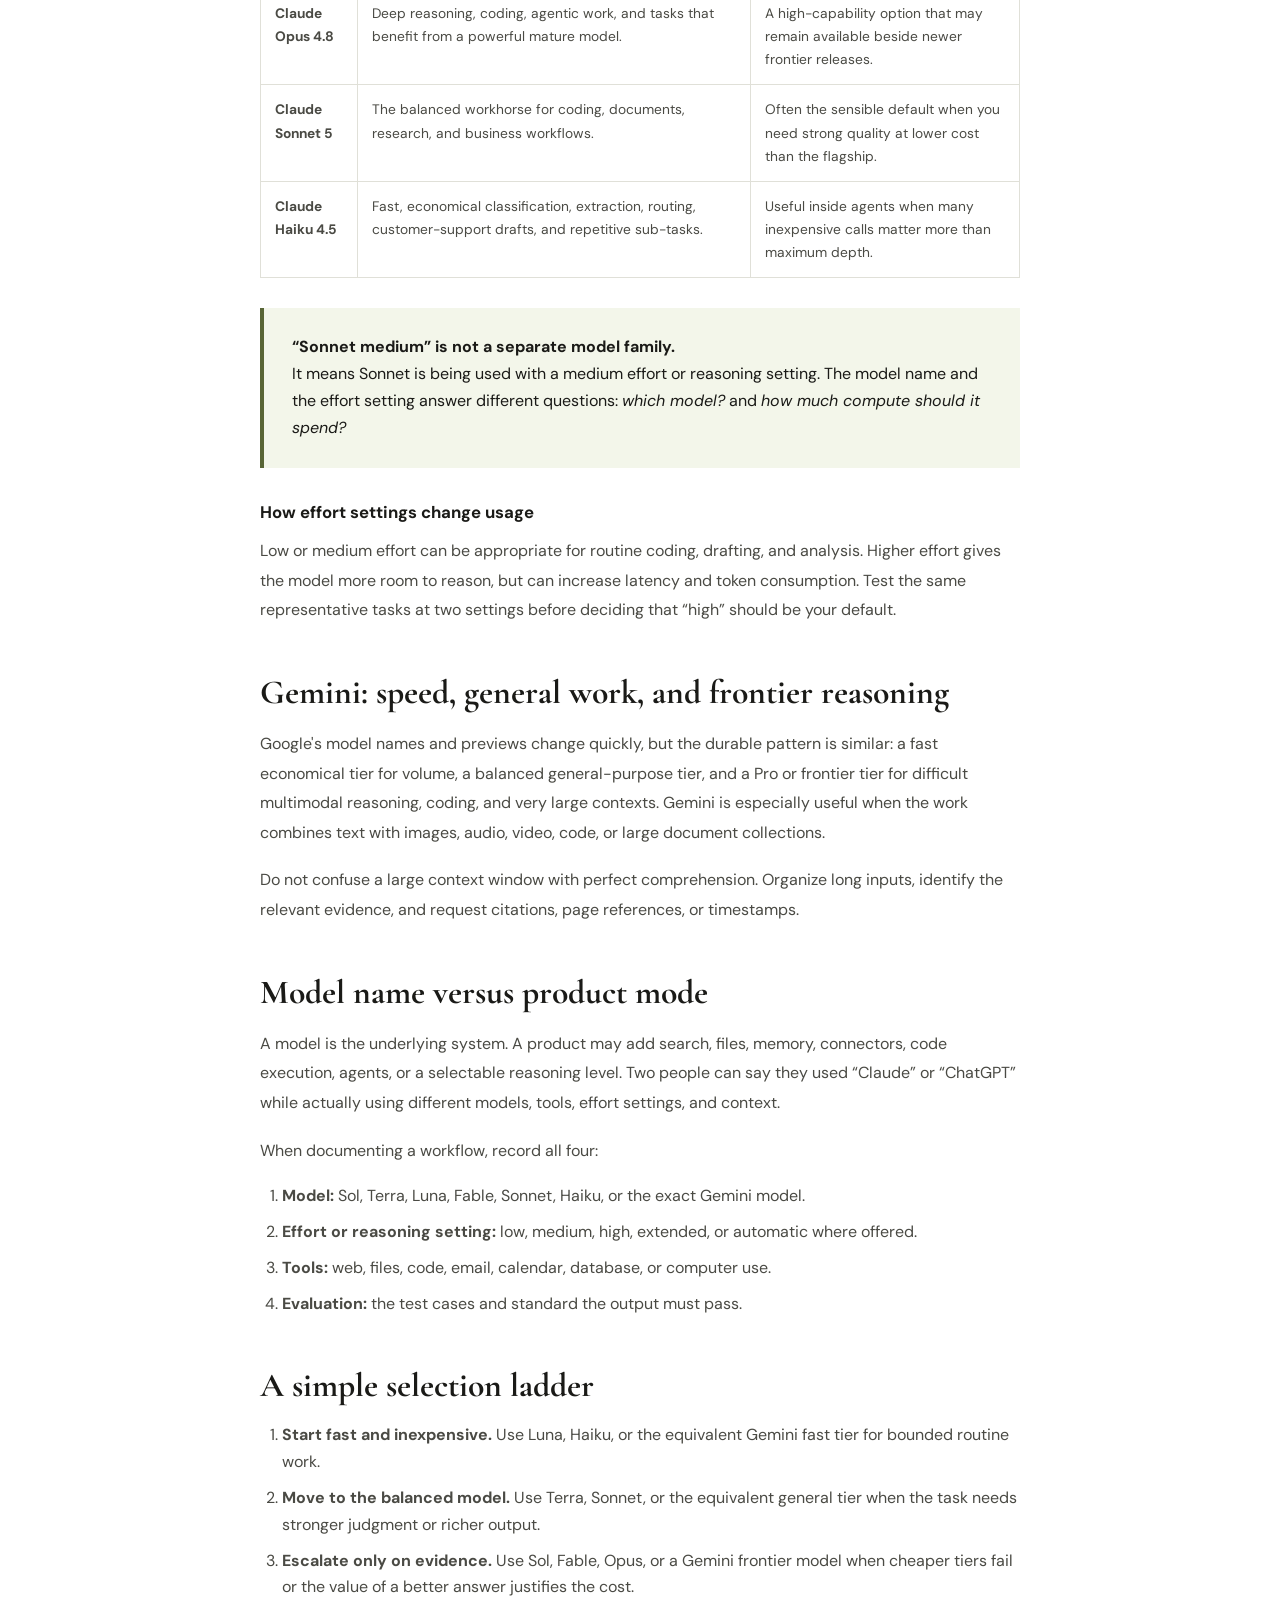
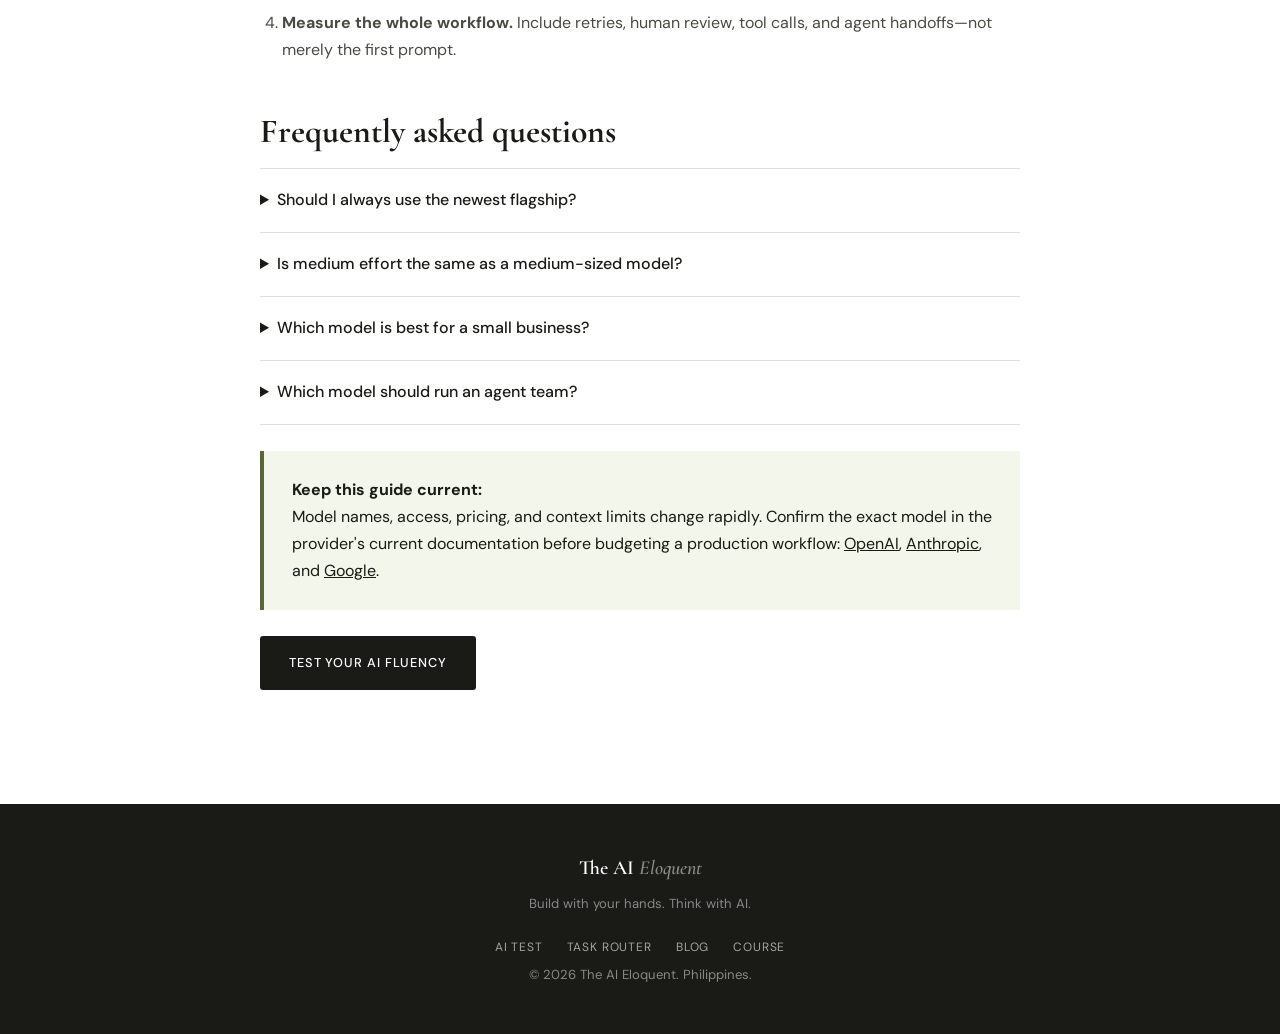
<file: blog/ai-model-guide-2026.html>
<!doctype html><html lang="en"><head><meta charset="utf-8"><meta name="viewport" content="width=device-width,initial-scale=1"><title>OpenAI vs Claude vs Gemini Models: A Practical 2026 Guide</title><meta name="description" content="A practical guide to choosing among GPT-5.6 Sol, Terra and Luna; Claude Fable, Opus, Sonnet and Haiku; and Gemini model tiers—without paying flagship prices for every task."><link rel="canonical" href="https://theaieloquent.com/blog/ai-model-guide-2026.html"><link href="https://fonts.googleapis.com/css2?family=Cormorant+Garamond:ital,wght@0,400;0,600;0,700;1,600&family=DM+Sans:wght@300;400;500&display=swap" rel="stylesheet"><link rel="stylesheet" href="../styles.css"><script type="application/ld+json">{"@context":"https://schema.org","@type":"Article","headline":"OpenAI vs Claude vs Gemini Models: A Practical 2026 Guide","datePublished":"2026-07-13","dateModified":"2026-07-13","author":{"@type":"Person","name":"Mai Mislang"},"publisher":{"@type":"Organization","name":"The AI Eloquent"}}</script></head><body><nav class="site-nav"><a href="../index.html" class="nav-logo">The AI <em>Eloquent</em></a><div class="nav-links"><a href="../quiz.html">AI Test</a><a href="../simulator.html">Task Router</a><a href="../blog.html">Blog</a><a href="../course.html">Course</a><a href="../quiz.html" class="nav-cta">Take the Test</a></div></nav><main><header class="page-hero"><div class="inner"><div class="breadcrumbs"><a href="../blog.html">AI at Work</a> / Model guide</div><span class="eyebrow green">Updated July 13, 2026</span><h1>OpenAI, Claude, and Gemini: choose the <em>right model</em>, not merely the biggest.</h1><p>Model families now include several capability, speed, cost, and reasoning tiers. The practical skill is matching the model to the work.</p></div></header><article class="article"><div class="reading"><div class="answer-box"><strong>The rule that saves the most money:</strong><br>Use the least expensive model that reliably passes your real test. Escalate to a frontier model only when the task is consequential, unusually difficult, or repeatedly fails on the cheaper tier.</div><h2>OpenAI: Sol, Terra, and Luna</h2><div class="table-wrap"><table><thead><tr><th>Model</th><th>Best fit</th><th>Watch for</th></tr></thead><tbody><tr><td><strong>GPT-5.6 Sol</strong></td><td>The hardest reasoning, coding, research, and high-value professional work.</td><td>Higher cost and latency are wasted on routine rewriting or classification.</td></tr><tr><td><strong>GPT-5.6 Terra</strong></td><td>Balanced everyday work: analysis, writing, planning, documents, and general business use.</td><td>Still verify facts and calculations; balanced does not mean infallible.</td></tr><tr><td><strong>GPT-5.6 Luna</strong></td><td>Fast, lower-cost work such as extraction, classification, simple drafting, and high-volume workflows.</td><td>Escalate when nuance, ambiguity, or multi-step reasoning matters.</td></tr></tbody></table></div><p>Inside ChatGPT or an API tool, model availability, context, usage limits, and reasoning controls can differ. Read the exact product label rather than assuming every GPT-5.6 experience is the same.</p><h2>Claude: Fable, Opus, Sonnet, and Haiku</h2><div class="table-wrap"><table><thead><tr><th>Model</th><th>Best fit</th><th>Practical positioning</th></tr></thead><tbody><tr><td><strong>Claude Fable 5</strong></td><td>Frontier work where quality matters more than price: difficult analysis, complex coding, long-running agents, and high-stakes professional drafts.</td><td>Anthropic's flagship public tier. Do not spend Fable tokens on simple summaries.</td></tr><tr><td><strong>Claude Opus 4.8</strong></td><td>Deep reasoning, coding, agentic work, and tasks that benefit from a powerful mature model.</td><td>A high-capability option that may remain available beside newer frontier releases.</td></tr><tr><td><strong>Claude Sonnet 5</strong></td><td>The balanced workhorse for coding, documents, research, and business workflows.</td><td>Often the sensible default when you need strong quality at lower cost than the flagship.</td></tr><tr><td><strong>Claude Haiku 4.5</strong></td><td>Fast, economical classification, extraction, routing, customer-support drafts, and repetitive sub-tasks.</td><td>Useful inside agents when many inexpensive calls matter more than maximum depth.</td></tr></tbody></table></div><div class="note-box green-note"><strong>“Sonnet medium” is not a separate model family.</strong><br>It means Sonnet is being used with a medium effort or reasoning setting. The model name and the effort setting answer different questions: <em>which model?</em> and <em>how much compute should it spend?</em></div><h3>How effort settings change usage</h3><p>Low or medium effort can be appropriate for routine coding, drafting, and analysis. Higher effort gives the model more room to reason, but can increase latency and token consumption. Test the same representative tasks at two settings before deciding that “high” should be your default.</p><h2>Gemini: speed, general work, and frontier reasoning</h2><p>Google's model names and previews change quickly, but the durable pattern is similar: a fast economical tier for volume, a balanced general-purpose tier, and a Pro or frontier tier for difficult multimodal reasoning, coding, and very large contexts. Gemini is especially useful when the work combines text with images, audio, video, code, or large document collections.</p><p>Do not confuse a large context window with perfect comprehension. Organize long inputs, identify the relevant evidence, and request citations, page references, or timestamps.</p><h2>Model name versus product mode</h2><p>A model is the underlying system. A product may add search, files, memory, connectors, code execution, agents, or a selectable reasoning level. Two people can say they used “Claude” or “ChatGPT” while actually using different models, tools, effort settings, and context.</p><p>When documenting a workflow, record all four:</p><ol><li><strong>Model:</strong> Sol, Terra, Luna, Fable, Sonnet, Haiku, or the exact Gemini model.</li><li><strong>Effort or reasoning setting:</strong> low, medium, high, extended, or automatic where offered.</li><li><strong>Tools:</strong> web, files, code, email, calendar, database, or computer use.</li><li><strong>Evaluation:</strong> the test cases and standard the output must pass.</li></ol><h2>A simple selection ladder</h2><ol><li><strong>Start fast and inexpensive.</strong> Use Luna, Haiku, or the equivalent Gemini fast tier for bounded routine work.</li><li><strong>Move to the balanced model.</strong> Use Terra, Sonnet, or the equivalent general tier when the task needs stronger judgment or richer output.</li><li><strong>Escalate only on evidence.</strong> Use Sol, Fable, Opus, or a Gemini frontier model when cheaper tiers fail or the value of a better answer justifies the cost.</li><li><strong>Measure the whole workflow.</strong> Include retries, human review, tool calls, and agent handoffs—not merely the first prompt.</li></ol><h2>Frequently asked questions</h2><div class="faq"><details><summary>Should I always use the newest flagship?</summary><p>No. Flagships are appropriate when additional capability creates additional value. For routine extraction, rewriting, tagging, and routing, a smaller model is usually faster and cheaper.</p></details><details><summary>Is medium effort the same as a medium-sized model?</summary><p>No. A model tier and an effort setting are separate controls. Sonnet can be the selected model while “medium” controls how intensively it reasons.</p></details><details><summary>Which model is best for a small business?</summary><p>There is no universal winner. Begin with a balanced model for important work and a fast model for repetitive tasks. Keep the model that produces the best net result after cost, errors, and review time.</p></details><details><summary>Which model should run an agent team?</summary><p>Do not automatically give every role the flagship. A strong coordinator can receive concise work from cheaper specialist models. Evaluate each role separately.</p></details></div><div class="note-box green-note"><strong>Keep this guide current:</strong><br>Model names, access, pricing, and context limits change rapidly. Confirm the exact model in the provider's current documentation before budgeting a production workflow: <a href="https://platform.openai.com/docs/models" target="_blank" rel="noopener">OpenAI</a>, <a href="https://docs.anthropic.com/en/docs/about-claude/models" target="_blank" rel="noopener">Anthropic</a>, and <a href="https://ai.google.dev/gemini-api/docs/models" target="_blank" rel="noopener">Google</a>.</div><p><a class="btn-primary" href="../quiz.html">Test your AI fluency</a></p></div></article></main><footer class="site-footer"><div class="footer-logo">The AI <em>Eloquent</em></div><p>Build with your hands. Think with AI.</p><div class="footer-links"><a href="../quiz.html">AI Test</a><a href="../simulator.html">Task Router</a><a href="../blog.html">Blog</a><a href="../course.html">Course</a></div><p>© 2026 The AI Eloquent. Philippines.</p></footer></body></html>
</file>
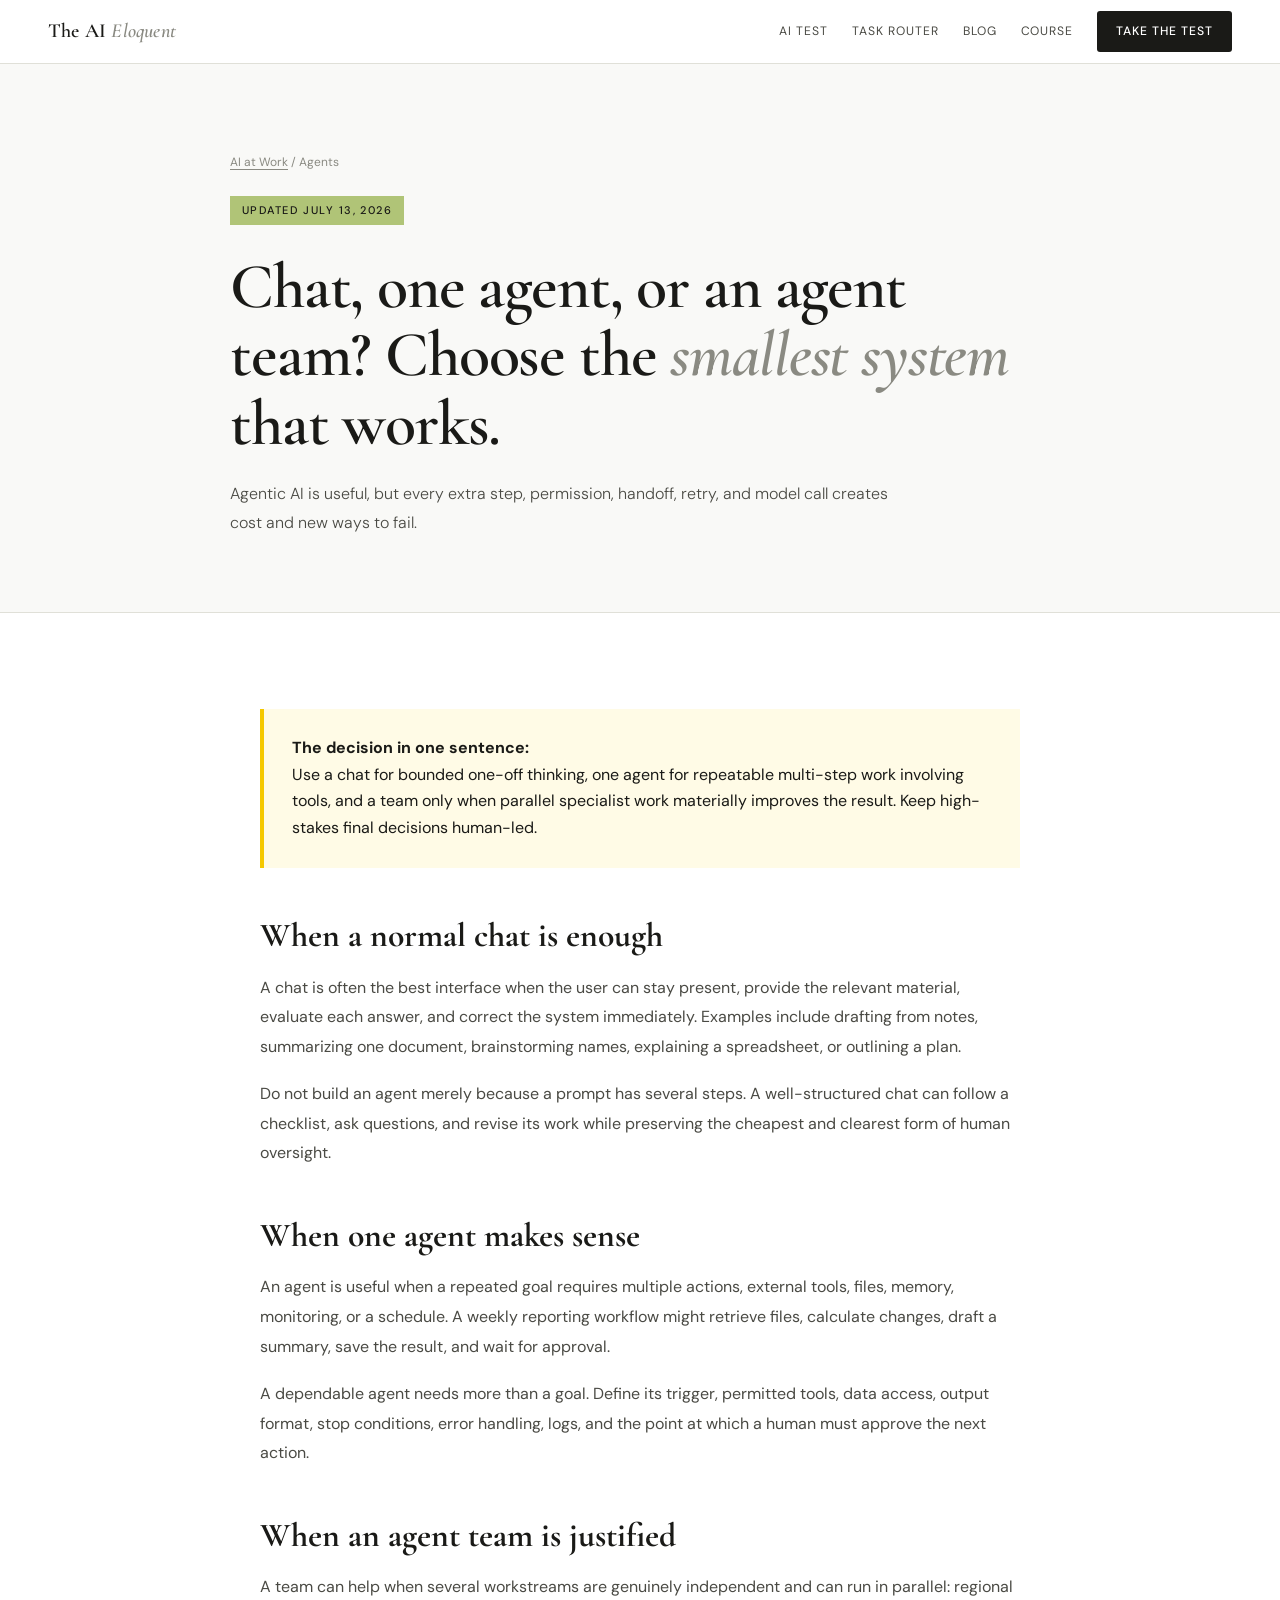
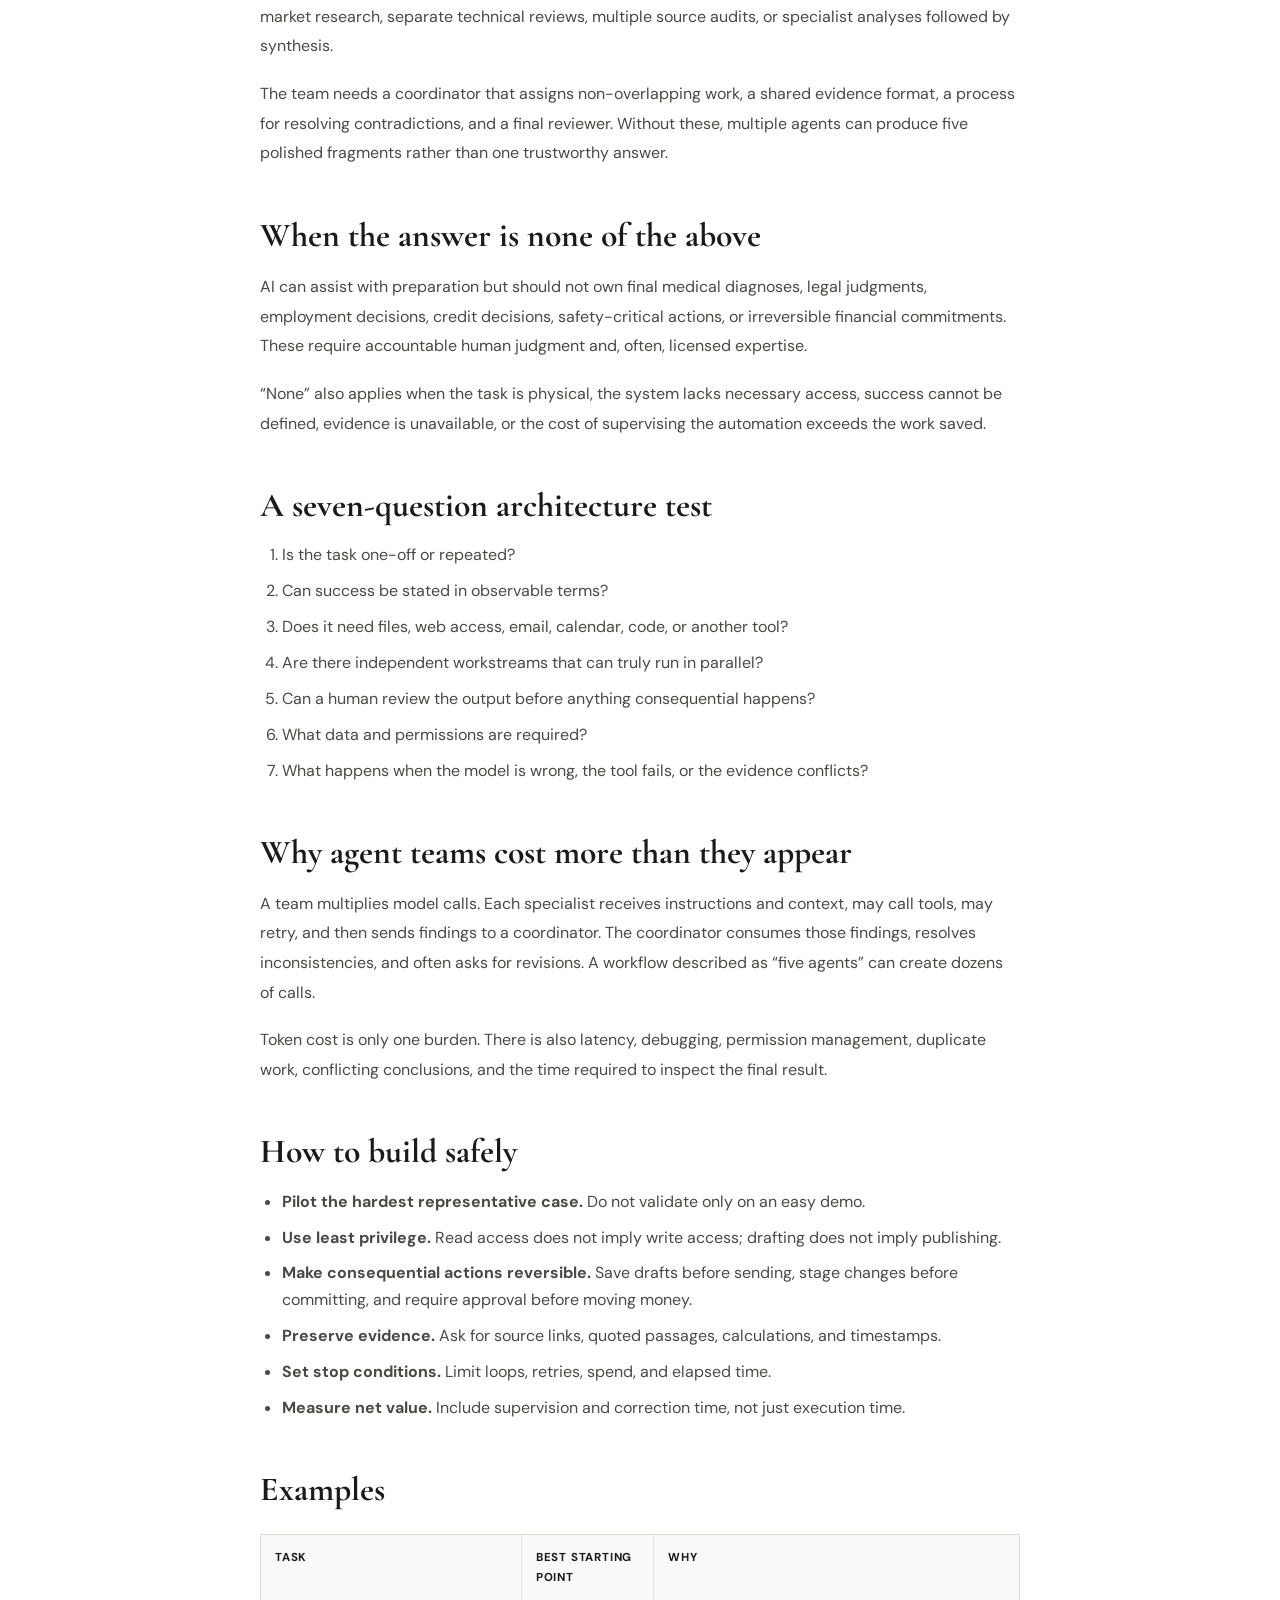
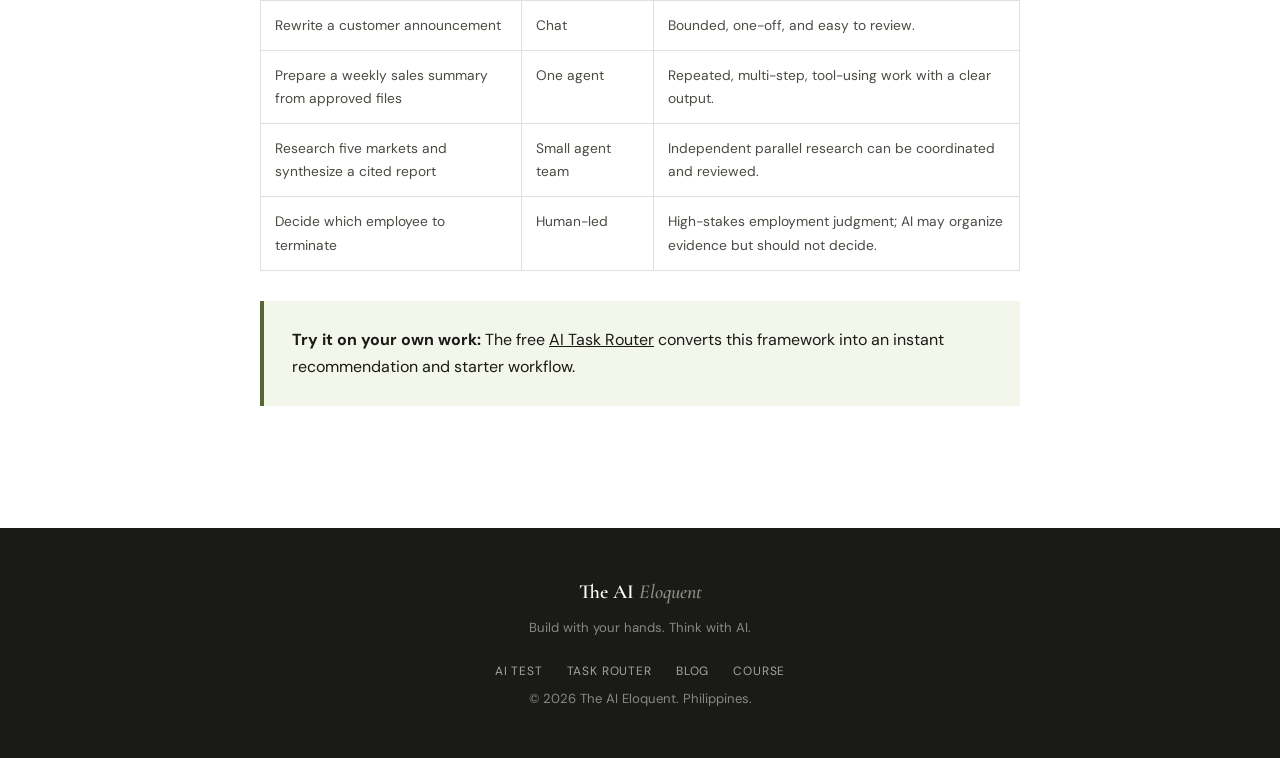
<file: blog/chat-agent-or-agent-team.html>
<!doctype html><html lang="en"><head><meta charset="utf-8"><meta name="viewport" content="width=device-width,initial-scale=1"><title>Chat, One AI Agent, or an Agent Team? A Practical Guide</title><meta name="description" content="A practical framework for deciding whether an AI task needs a normal chat, one agent, a team of agents, or a human-led process."><link rel="canonical" href="https://theaieloquent.com/blog/chat-agent-or-agent-team.html"><link href="https://fonts.googleapis.com/css2?family=Cormorant+Garamond:ital,wght@0,400;0,600;0,700;1,600&family=DM+Sans:wght@300;400;500&display=swap" rel="stylesheet"><link rel="stylesheet" href="../styles.css"><script type="application/ld+json">{"@context":"https://schema.org","@type":"Article","headline":"Chat, One AI Agent, or an Agent Team?","datePublished":"2026-07-13","dateModified":"2026-07-13","author":{"@type":"Person","name":"Mai Mislang"},"publisher":{"@type":"Organization","name":"The AI Eloquent"}}</script></head><body><nav class="site-nav"><a href="../index.html" class="nav-logo">The AI <em>Eloquent</em></a><div class="nav-links"><a href="../quiz.html">AI Test</a><a href="../simulator.html">Task Router</a><a href="../blog.html">Blog</a><a href="../course.html">Course</a><a href="../quiz.html" class="nav-cta">Take the Test</a></div></nav><main><header class="page-hero"><div class="inner"><div class="breadcrumbs"><a href="../blog.html">AI at Work</a> / Agents</div><span class="eyebrow green">Updated July 13, 2026</span><h1>Chat, one agent, or an agent team? Choose the <em>smallest system</em> that works.</h1><p>Agentic AI is useful, but every extra step, permission, handoff, retry, and model call creates cost and new ways to fail.</p></div></header><article class="article"><div class="reading"><div class="answer-box"><strong>The decision in one sentence:</strong><br>Use a chat for bounded one-off thinking, one agent for repeatable multi-step work involving tools, and a team only when parallel specialist work materially improves the result. Keep high-stakes final decisions human-led.</div><h2>When a normal chat is enough</h2><p>A chat is often the best interface when the user can stay present, provide the relevant material, evaluate each answer, and correct the system immediately. Examples include drafting from notes, summarizing one document, brainstorming names, explaining a spreadsheet, or outlining a plan.</p><p>Do not build an agent merely because a prompt has several steps. A well-structured chat can follow a checklist, ask questions, and revise its work while preserving the cheapest and clearest form of human oversight.</p><h2>When one agent makes sense</h2><p>An agent is useful when a repeated goal requires multiple actions, external tools, files, memory, monitoring, or a schedule. A weekly reporting workflow might retrieve files, calculate changes, draft a summary, save the result, and wait for approval.</p><p>A dependable agent needs more than a goal. Define its trigger, permitted tools, data access, output format, stop conditions, error handling, logs, and the point at which a human must approve the next action.</p><h2>When an agent team is justified</h2><p>A team can help when several workstreams are genuinely independent and can run in parallel: regional market research, separate technical reviews, multiple source audits, or specialist analyses followed by synthesis.</p><p>The team needs a coordinator that assigns non-overlapping work, a shared evidence format, a process for resolving contradictions, and a final reviewer. Without these, multiple agents can produce five polished fragments rather than one trustworthy answer.</p><h2>When the answer is none of the above</h2><p>AI can assist with preparation but should not own final medical diagnoses, legal judgments, employment decisions, credit decisions, safety-critical actions, or irreversible financial commitments. These require accountable human judgment and, often, licensed expertise.</p><p>“None” also applies when the task is physical, the system lacks necessary access, success cannot be defined, evidence is unavailable, or the cost of supervising the automation exceeds the work saved.</p><h2>A seven-question architecture test</h2><ol><li>Is the task one-off or repeated?</li><li>Can success be stated in observable terms?</li><li>Does it need files, web access, email, calendar, code, or another tool?</li><li>Are there independent workstreams that can truly run in parallel?</li><li>Can a human review the output before anything consequential happens?</li><li>What data and permissions are required?</li><li>What happens when the model is wrong, the tool fails, or the evidence conflicts?</li></ol><h2>Why agent teams cost more than they appear</h2><p>A team multiplies model calls. Each specialist receives instructions and context, may call tools, may retry, and then sends findings to a coordinator. The coordinator consumes those findings, resolves inconsistencies, and often asks for revisions. A workflow described as “five agents” can create dozens of calls.</p><p>Token cost is only one burden. There is also latency, debugging, permission management, duplicate work, conflicting conclusions, and the time required to inspect the final result.</p><h2>How to build safely</h2><ul><li><strong>Pilot the hardest representative case.</strong> Do not validate only on an easy demo.</li><li><strong>Use least privilege.</strong> Read access does not imply write access; drafting does not imply publishing.</li><li><strong>Make consequential actions reversible.</strong> Save drafts before sending, stage changes before committing, and require approval before moving money.</li><li><strong>Preserve evidence.</strong> Ask for source links, quoted passages, calculations, and timestamps.</li><li><strong>Set stop conditions.</strong> Limit loops, retries, spend, and elapsed time.</li><li><strong>Measure net value.</strong> Include supervision and correction time, not just execution time.</li></ul><h2>Examples</h2><div class="table-wrap"><table><thead><tr><th>Task</th><th>Best starting point</th><th>Why</th></tr></thead><tbody><tr><td>Rewrite a customer announcement</td><td>Chat</td><td>Bounded, one-off, and easy to review.</td></tr><tr><td>Prepare a weekly sales summary from approved files</td><td>One agent</td><td>Repeated, multi-step, tool-using work with a clear output.</td></tr><tr><td>Research five markets and synthesize a cited report</td><td>Small agent team</td><td>Independent parallel research can be coordinated and reviewed.</td></tr><tr><td>Decide which employee to terminate</td><td>Human-led</td><td>High-stakes employment judgment; AI may organize evidence but should not decide.</td></tr></tbody></table></div><div class="note-box green-note"><strong>Try it on your own work:</strong> The free <a href="../simulator.html">AI Task Router</a> converts this framework into an instant recommendation and starter workflow.</div></div></article></main><footer class="site-footer"><div class="footer-logo">The AI <em>Eloquent</em></div><p>Build with your hands. Think with AI.</p><div class="footer-links"><a href="../quiz.html">AI Test</a><a href="../simulator.html">Task Router</a><a href="../blog.html">Blog</a><a href="../course.html">Course</a></div><p>© 2026 The AI Eloquent. Philippines.</p></footer></body></html>
</file>
<file: styles.css>
:root {
  --yellow: #F5C800;
  --yellow-pale: #FFFBE6;
  --black: #0D0D0B;
  --white: #FFFFFF;
  --ink: #1A1A17;
  --gray-50: #F9F9F7;
  --gray-100: #F0F0EB;
  --gray-200: #E0E0D8;
  --gray-400: #8A8A82;
  --gray-600: #4A4A44;
  --lime: #B0C477;
  --olive: #586536;
  --mid: #768450;
  --cream: #F5F0E8;
  --font-display: 'Cormorant Garamond', Georgia, serif;
  --font-body: 'DM Sans', system-ui, sans-serif;
  --radius: 3px;
  --radius-lg: 7px;
  --max: 1060px;
  --reading: 760px;
}
* { box-sizing: border-box; margin: 0; padding: 0; }
html { scroll-behavior: smooth; }
body {
  font-family: var(--font-body);
  background: var(--white);
  color: var(--ink);
  font-size: 16px;
  line-height: 1.68;
  -webkit-font-smoothing: antialiased;
}
img { max-width: 100%; }
a { color: inherit; }
button, input, textarea, select { font: inherit; }
button { cursor: pointer; }
.skip-link {
  position: absolute; left: -999px; top: 0;
  background: var(--yellow); color: var(--ink); padding: 10px 16px; z-index: 999;
}
.skip-link:focus { left: 12px; top: 12px; }
.site-nav {
  position: sticky; top: 0; z-index: 100;
  background: rgba(255,255,255,.97);
  display: flex; align-items: center; justify-content: space-between;
  padding: 0 48px; min-height: 64px;
  border-bottom: 1px solid var(--gray-200);
  backdrop-filter: blur(8px);
}
.nav-logo {
  font-family: var(--font-display);
  font-size: 1.25rem; font-weight: 600;
  color: var(--ink); text-decoration: none; letter-spacing: .01em;
}
.nav-logo em { font-style: italic; color: var(--gray-400); }
.nav-links { display: flex; align-items: center; gap: 24px; }
.nav-links > a {
  font-size: .76rem; text-decoration: none; text-transform: uppercase;
  letter-spacing: .08em; color: var(--gray-600);
}
.nav-links > a:hover { color: var(--ink); }
.nav-cta, .btn-primary, .btn-dark, .btn-green, .btn-outline {
  display: inline-block; border-radius: var(--radius); text-decoration: none;
  font-weight: 500; font-size: .8rem; letter-spacing: .07em;
  text-transform: uppercase; border: 1px solid transparent;
  transition: background .15s, color .15s, border-color .15s, transform .15s;
}
.nav-cta { background: var(--ink); color: var(--white)!important; padding: 9px 18px; }
.nav-cta:hover, .btn-primary:hover { background: var(--gray-600); }
.btn-primary { background: var(--ink); color: var(--white); padding: 14px 28px; }
.btn-dark { background: var(--ink); color: var(--yellow); padding: 15px 34px; }
.btn-dark:hover { background: var(--gray-600); }
.btn-green { background: var(--olive); color: var(--white); padding: 14px 28px; }
.btn-green:hover { background: var(--mid); }
.btn-outline { border-color: var(--gray-200); color: var(--ink); padding: 13px 24px; }
.btn-outline:hover { border-color: var(--ink); }
.text-link {
  font-size: .86rem; color: var(--gray-600); text-underline-offset: 4px;
}
.hero {
  padding: 110px 48px 92px;
  max-width: var(--max); margin: 0 auto;
  display: grid; grid-template-columns: 1.12fr .88fr; gap: 80px; align-items: start;
}
.eyebrow, .section-label, .chip {
  display: inline-block; font-size: .69rem; font-weight: 500;
  letter-spacing: .13em; text-transform: uppercase;
}
.eyebrow { background: var(--yellow); color: var(--ink); padding: 5px 12px; margin-bottom: 28px; }
.eyebrow.green { background: var(--lime); }
.hero h1, .page-hero h1 {
  font-family: var(--font-display); font-size: clamp(2.8rem, 5vw, 4.45rem);
  font-weight: 600; color: var(--ink); line-height: 1.07; letter-spacing: -.018em;
}
.hero h1 em, .page-hero h1 em { color: var(--gray-400); font-style: italic; }
.hero-copy {
  color: var(--gray-600); max-width: 530px; margin: 26px 0 36px;
  line-height: 1.82; font-weight: 300;
}
.hero-actions { display: flex; flex-wrap: wrap; align-items: center; gap: 22px; }
.hero-panel {
  border-left: 1px solid var(--gray-200); padding-left: 54px; margin-top: 15px;
}
.hero-panel-item { padding: 22px 0; border-bottom: 1px solid var(--gray-100); }
.hero-panel-item:first-child { padding-top: 0; }
.hero-panel-item:last-child { border-bottom: 0; }
.hero-panel-item strong {
  font-family: var(--font-display); font-size: 2rem; line-height: 1;
  display: block; margin-bottom: 8px;
}
.hero-panel-item p { color: var(--gray-400); font-size: .82rem; font-weight: 300; line-height: 1.55; }
.hero-panel-item .green-number { color: var(--olive); }
.band { padding: 94px 48px; border-top: 1px solid var(--gray-200); }
.band.gray { background: var(--gray-50); border-bottom: 1px solid var(--gray-200); }
.band.dark { background: var(--ink); color: var(--white); }
.band.green { background: var(--olive); color: var(--white); border: 0; }
.inner { max-width: var(--max); margin: 0 auto; }
.reading { max-width: var(--reading); margin: 0 auto; }
.section-label { color: var(--gray-400); margin-bottom: 18px; }
.band.dark .section-label, .band.green .section-label { color: rgba(255,255,255,.55); }
.section-head {
  display: grid; grid-template-columns: 5fr 7fr; gap: 90px; align-items: start;
  margin-bottom: 54px;
}
.section-head h2, .band h2, .course-card h2 {
  font-family: var(--font-display); font-size: clamp(1.9rem, 3.2vw, 2.9rem);
  font-weight: 600; line-height: 1.13; letter-spacing: -.012em;
}
.section-head p, .section-intro {
  color: var(--gray-600); font-weight: 300; line-height: 1.85;
}
.band.dark .section-head p, .band.green .section-head p,
.band.dark .section-intro, .band.green .section-intro { color: rgba(255,255,255,.68); }
.cards-3 {
  display: grid; grid-template-columns: repeat(3, 1fr); gap: 1px;
  background: var(--gray-200); border: 1px solid var(--gray-200);
}
.card {
  background: var(--white); padding: 38px 32px; border-top: 3px solid transparent;
}
.card:hover { border-top-color: var(--yellow); }
.card.green-top { border-top-color: var(--lime); }
.card-number {
  font-family: var(--font-display); font-size: 2.5rem; font-weight: 700;
  color: var(--yellow); line-height: 1; margin-bottom: 18px;
}
.card-number.green-number { color: var(--olive); }
.card h3 {
  font-family: var(--font-display); font-size: 1.45rem; line-height: 1.2; margin-bottom: 12px;
}
.card p { color: var(--gray-400); font-size: .87rem; font-weight: 300; line-height: 1.72; }
.card ul { margin: 18px 0 0 18px; color: var(--gray-600); font-size: .86rem; }
.card li { margin-bottom: 7px; }
.pill-row { display: flex; flex-wrap: wrap; gap: 10px; margin: 28px 0; }
.pill {
  padding: 7px 12px; background: var(--gray-100); border: 1px solid var(--gray-200);
  font-size: .73rem; text-transform: uppercase; letter-spacing: .08em;
}
.router-teaser {
  display: grid; grid-template-columns: 7fr 5fr; gap: 70px; align-items: center;
}
.router-box {
  border: 1px solid rgba(255,255,255,.18); padding: 34px; background: rgba(255,255,255,.06);
}
.router-box .route { padding: 13px 0; border-bottom: 1px solid rgba(255,255,255,.12); }
.router-box .route:last-child { border-bottom: 0; }
.router-box strong { color: var(--lime); }
.blog-grid {
  display: grid; grid-template-columns: repeat(3, 1fr); gap: 22px;
}
.blog-card {
  border: 1px solid var(--gray-200); background: var(--white); padding: 30px;
  display: flex; flex-direction: column; min-height: 330px;
}
.blog-card .chip { color: var(--olive); margin-bottom: 18px; }
.blog-card h3 {
  font-family: var(--font-display); font-size: 1.5rem; line-height: 1.22; margin-bottom: 14px;
}
.blog-card p { color: var(--gray-400); font-size: .86rem; line-height: 1.72; font-weight: 300; margin-bottom: 24px; }
.blog-card a { margin-top: auto; }
.course-card {
  max-width: 820px; margin: 0 auto; text-align: center;
}
.course-card p { color: rgba(255,255,255,.72); max-width: 600px; margin: 18px auto 32px; }
.waitlist-form { max-width: 620px; margin: 28px auto 0; }
.form-row { display: flex; gap: 10px; }
.field, textarea.field, select.field {
  width: 100%; padding: 14px 15px; border: 1px solid var(--gray-200);
  background: var(--white); color: var(--ink); border-radius: var(--radius); outline: none;
}
.band.dark .field, .band.green .field {
  background: rgba(255,255,255,.09); border-color: rgba(255,255,255,.22); color: var(--white);
}
.field:focus { border-color: var(--yellow); }
.form-note { font-size: .74rem; margin-top: 10px!important; color: rgba(255,255,255,.48)!important; }
.site-footer {
  background: var(--ink); color: var(--white); padding: 48px;
  text-align: center;
}
.site-footer .footer-logo { font-family: var(--font-display); font-size: 1.25rem; font-weight: 600; }
.site-footer .footer-logo em { color: var(--gray-400); font-style: italic; }
.site-footer p { color: rgba(255,255,255,.48); font-size: .82rem; margin-top: 7px; }
.footer-links { display: flex; justify-content: center; flex-wrap: wrap; gap: 24px; margin-top: 22px; }
.footer-links a { color: rgba(255,255,255,.6); font-size: .75rem; text-decoration: none; text-transform: uppercase; letter-spacing: .07em; }
.footer-links a:hover { color: var(--yellow); }

/* page heroes and articles */
.page-hero {
  padding: 88px 48px 74px; border-bottom: 1px solid var(--gray-200);
  background: var(--gray-50);
}
.page-hero .inner { max-width: 820px; }
.page-hero p { color: var(--gray-600); margin-top: 22px; max-width: 690px; line-height: 1.8; font-weight: 300; }
.breadcrumbs { font-size: .75rem; color: var(--gray-400); margin-bottom: 24px; }
.breadcrumbs a { text-underline-offset: 3px; }
.article { padding: 70px 48px 96px; }
.article h2 {
  font-family: var(--font-display); font-size: 2.1rem; line-height: 1.2;
  margin: 48px 0 16px;
}
.article h3 { font-size: 1.05rem; margin: 30px 0 10px; }
.article p { color: var(--gray-600); margin-bottom: 18px; line-height: 1.85; }
.article ul, .article ol { margin: 0 0 20px 22px; color: var(--gray-600); }
.article li { margin-bottom: 9px; }
.answer-box, .note-box {
  padding: 26px 28px; margin: 26px 0; border-left: 4px solid var(--yellow); background: var(--yellow-pale);
}
.note-box.green-note { border-left-color: var(--olive); background: #F3F6EA; }
.answer-box strong, .note-box strong { color: var(--ink); }
.source-list { font-size: .84rem; }
.source-list a { color: var(--olive); text-underline-offset: 3px; }
.table-wrap { overflow-x: auto; margin: 24px 0 30px; }
table { width: 100%; border-collapse: collapse; min-width: 620px; }
th, td { border: 1px solid var(--gray-200); padding: 13px 14px; text-align: left; vertical-align: top; }
th { background: var(--gray-50); font-size: .72rem; text-transform: uppercase; letter-spacing: .07em; }
td { font-size: .86rem; color: var(--gray-600); }

/* quiz */
.quiz-shell { min-height: calc(100vh - 64px); background: var(--gray-50); }
.quiz-wrap { max-width: 720px; margin: 0 auto; padding: 52px 24px 80px; }
.quiz-progress { height: 3px; background: var(--gray-200); margin-bottom: 44px; }
.quiz-progress > div { height: 100%; background: var(--yellow); transition: width .25s; }
.quiz-meta { display: flex; justify-content: space-between; gap: 20px; margin-bottom: 18px; color: var(--gray-400); font-size: .73rem; text-transform: uppercase; letter-spacing: .08em; }
.quiz-question {
  font-family: var(--font-display); font-size: clamp(1.6rem, 4vw, 2.15rem);
  line-height: 1.27; margin-bottom: 28px;
}
.quiz-options { display: grid; gap: 10px; }
.quiz-option {
  width: 100%; text-align: left; display: flex; gap: 14px; align-items: flex-start;
  padding: 16px 18px; background: var(--white); border: 1px solid var(--gray-200);
  color: var(--ink); border-radius: var(--radius); line-height: 1.5;
}
.quiz-option:hover { border-color: var(--yellow); background: var(--yellow-pale); }
.quiz-option.selected { border-color: var(--ink); background: var(--yellow-pale); }
.option-letter { color: var(--gray-400); font-family: var(--font-display); font-weight: 700; }
.quiz-nav { display: flex; justify-content: space-between; margin-top: 28px; }
.quiz-nav button:disabled { opacity: .35; cursor: not-allowed; }
.hidden { display: none!important; }
.result-hero {
  background: var(--ink); color: var(--white); text-align: center; padding: 70px 24px 58px;
}
.result-icon {
  width: 82px; height: 82px; margin: 0 auto 18px; border-radius: 50%;
  border: 2px solid var(--yellow); display: grid; place-items: center; font-size: 2rem;
}
.result-level { font-family: var(--font-display); font-size: clamp(2.8rem, 8vw, 4.5rem); line-height: 1; }
.result-score { color: rgba(255,255,255,.45); font-size: .78rem; margin-top: 10px; letter-spacing: .08em; }
.result-body { max-width: 720px; margin: 0 auto; padding: 54px 24px 90px; }
.result-body h2 { font-family: var(--font-display); font-size: 2rem; margin-bottom: 14px; }
.result-body p { color: var(--gray-600); margin-bottom: 18px; }
.score-row { display: grid; grid-template-columns: 145px 1fr 45px; align-items: center; gap: 12px; margin: 14px 0; }
.score-label { font-size: .72rem; text-transform: uppercase; letter-spacing: .07em; color: var(--gray-400); }
.score-bar { height: 5px; background: var(--gray-100); }
.score-bar > span { display: block; height: 100%; background: var(--yellow); }
.score-value { text-align: right; font-family: var(--font-display); font-weight: 700; }
.recommendation {
  background: var(--ink); color: var(--white); padding: 34px; margin-top: 38px;
}
.recommendation .chip { color: var(--yellow); margin-bottom: 12px; }
.recommendation h3 { font-family: var(--font-display); font-size: 1.85rem; margin-bottom: 10px; }
.recommendation p { color: rgba(255,255,255,.67); }
.recommendation .waitlist-form { margin: 22px 0 0; }

/* simulator */
.simulator-grid {
  display: grid; grid-template-columns: 1.05fr .95fr; gap: 34px; align-items: start;
}
.tool-card {
  background: var(--white); border: 1px solid var(--gray-200); padding: 30px;
}
.tool-card h2 { font-family: var(--font-display); font-size: 2rem; margin-bottom: 8px; }
.tool-card > p { color: var(--gray-400); font-size: .86rem; margin-bottom: 22px; }
.field-label { display: block; font-size: .73rem; text-transform: uppercase; letter-spacing: .08em; margin: 18px 0 8px; color: var(--gray-600); }
textarea.field { min-height: 155px; resize: vertical; }
.check-grid { display: grid; gap: 9px; margin: 18px 0 24px; }
.check-item {
  display: flex; gap: 10px; align-items: flex-start; padding: 11px 12px;
  border: 1px solid var(--gray-200); background: var(--gray-50); font-size: .86rem;
}
.check-item input { margin-top: 5px; }
.result-card {
  min-height: 460px; background: var(--ink); color: var(--white); padding: 32px;
  position: sticky; top: 88px;
}
.result-card .route-badge { color: var(--lime); }
.result-card h2 { font-family: var(--font-display); font-size: 2.4rem; margin: 10px 0 14px; }
.result-card p { color: rgba(255,255,255,.66); }
.result-list { margin: 22px 0 0 18px; color: rgba(255,255,255,.72); }
.result-list li { margin-bottom: 10px; }
.prompt-box {
  background: rgba(255,255,255,.08); border: 1px solid rgba(255,255,255,.14);
  padding: 16px; margin-top: 22px; white-space: pre-wrap; font-size: .82rem; color: rgba(255,255,255,.75);
}
.copy-btn { margin-top: 10px; background: transparent; color: var(--lime); border: 0; text-decoration: underline; text-underline-offset: 3px; }
.token-card-grid { display: grid; grid-template-columns: repeat(3,1fr); gap: 20px; margin-top: 34px; }
.token-card { border: 1px solid var(--gray-200); padding: 28px; background: var(--white); }
.token-card h3 { font-family: var(--font-display); font-size: 1.5rem; margin-bottom: 12px; }
.token-card p { font-size: .85rem; color: var(--gray-600); }
.token-rule { margin: 14px 0; border-top: 1px solid var(--gray-200); }
.token-stat strong { display: block; font-family: var(--font-display); font-size: 1.55rem; color: var(--olive); }

/* FAQs */
.faq { border-top: 1px solid var(--gray-200); }
.faq details { border-bottom: 1px solid var(--gray-200); padding: 18px 0; }
.faq summary { cursor: pointer; font-weight: 500; }
.faq p { color: var(--gray-600); margin-top: 12px; }

/* course */
.module-list { display: grid; gap: 1px; background: var(--gray-200); border: 1px solid var(--gray-200); margin-top: 34px; }
.module { background: var(--white); padding: 26px 28px; display: grid; grid-template-columns: 70px 1fr; gap: 20px; }
.module-num { font-family: var(--font-display); font-size: 1.8rem; color: var(--olive); font-weight: 700; }
.module h3 { font-size: 1rem; margin-bottom: 5px; }
.module p { color: var(--gray-400); font-size: .86rem; }

@media (max-width: 900px) {
  .site-nav { padding: 0 24px; }
  .nav-links > a:not(.nav-cta) { display: none; }
  .hero { grid-template-columns: 1fr; padding: 76px 24px 68px; gap: 50px; }
  .hero-panel { border-left: 0; border-top: 1px solid var(--gray-200); padding: 36px 0 0; }
  .band { padding: 72px 24px; }
  .section-head { grid-template-columns: 1fr; gap: 26px; }
  .cards-3, .blog-grid, .token-card-grid { grid-template-columns: 1fr; }
  .router-teaser, .simulator-grid { grid-template-columns: 1fr; gap: 28px; }
  .result-card { position: static; min-height: auto; }
  .page-hero { padding: 65px 24px 54px; }
  .article { padding: 52px 24px 72px; }
}
@media (max-width: 600px) {
  .site-nav { min-height: 58px; }
  .nav-logo { font-size: 1.1rem; }
  .nav-cta { padding: 8px 12px; font-size: .7rem; }
  .hero-actions, .form-row { flex-direction: column; align-items: stretch; }
  .hero-actions .text-link { text-align: center; }
  .score-row { grid-template-columns: 105px 1fr 38px; }
  .module { grid-template-columns: 48px 1fr; padding: 22px 18px; }
  .site-footer { padding: 42px 24px; }
}
</file>
